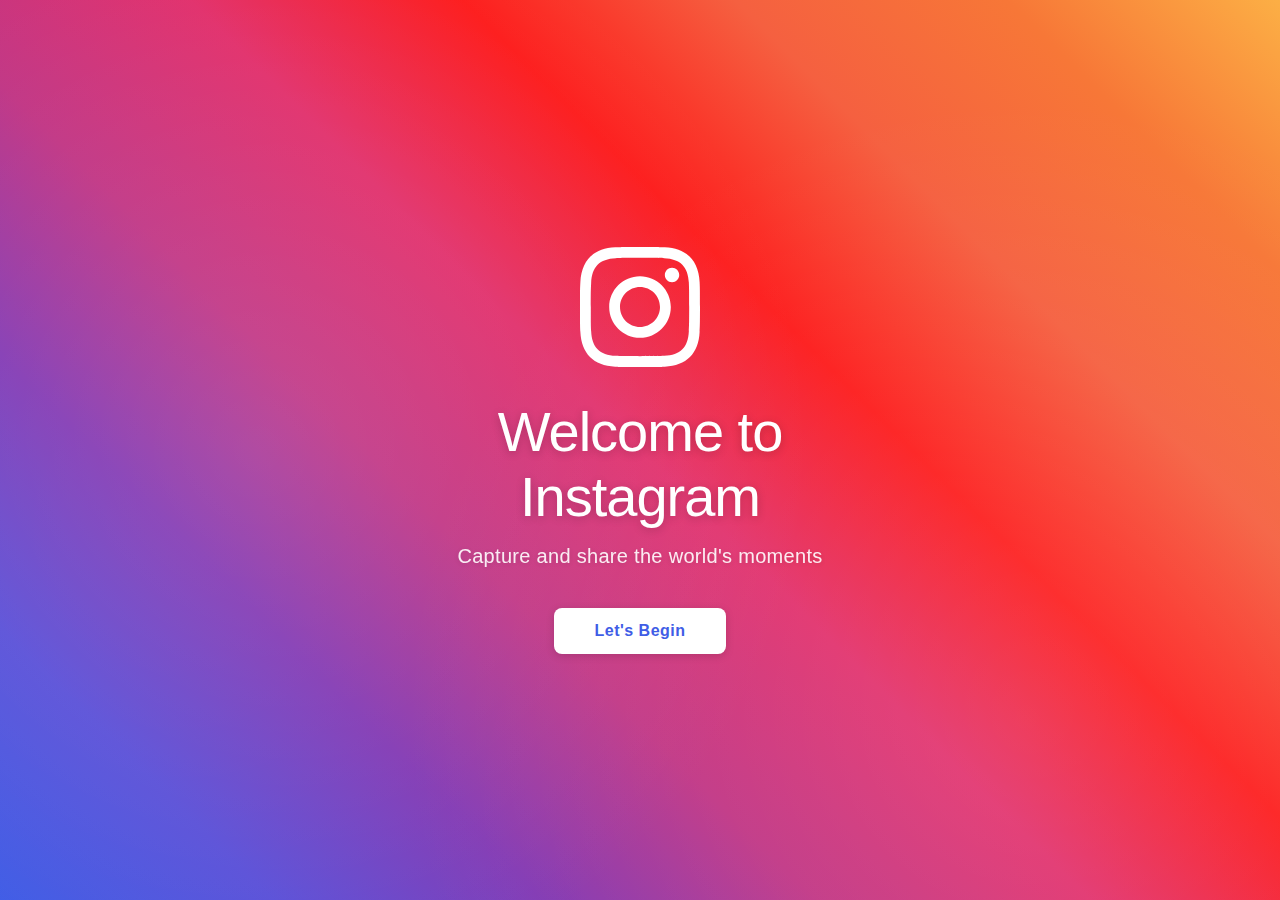
<file: Frontend/html/index.html>
<!DOCTYPE html>
<html lang="en">
<head>
    <meta charset="UTF-8">
    <meta name="viewport" content="width=device-width, initial-scale=1.0">
    <title>Welcome to Instagram</title>
    <link rel="stylesheet" href="../css/index.css">
</head>
<body>
    <div class="hero-container">
        <div class="hero-overlay"></div>
        <div class="hero-content">
            <div class="logo-container">
                <img src="../../assets/icons/instagram-logo.svg" alt="Instagram Logo" class="instagram-logo" onerror="this.style.display='none'; this.nextElementSibling.style.display='block';">
                <div class="logo-text" style="display: none;">Instagram</div>
            </div>
            <h1 class="hero-title">Welcome to Instagram</h1>
            <p class="hero-subtitle">Capture and share the world's moments</p>
            <button class="btn-begin" onclick="handleBeginClick()">Let's Begin</button>
        </div>
    </div>
    <script src="../js/index.js"></script>
</body>
</html>
</file>
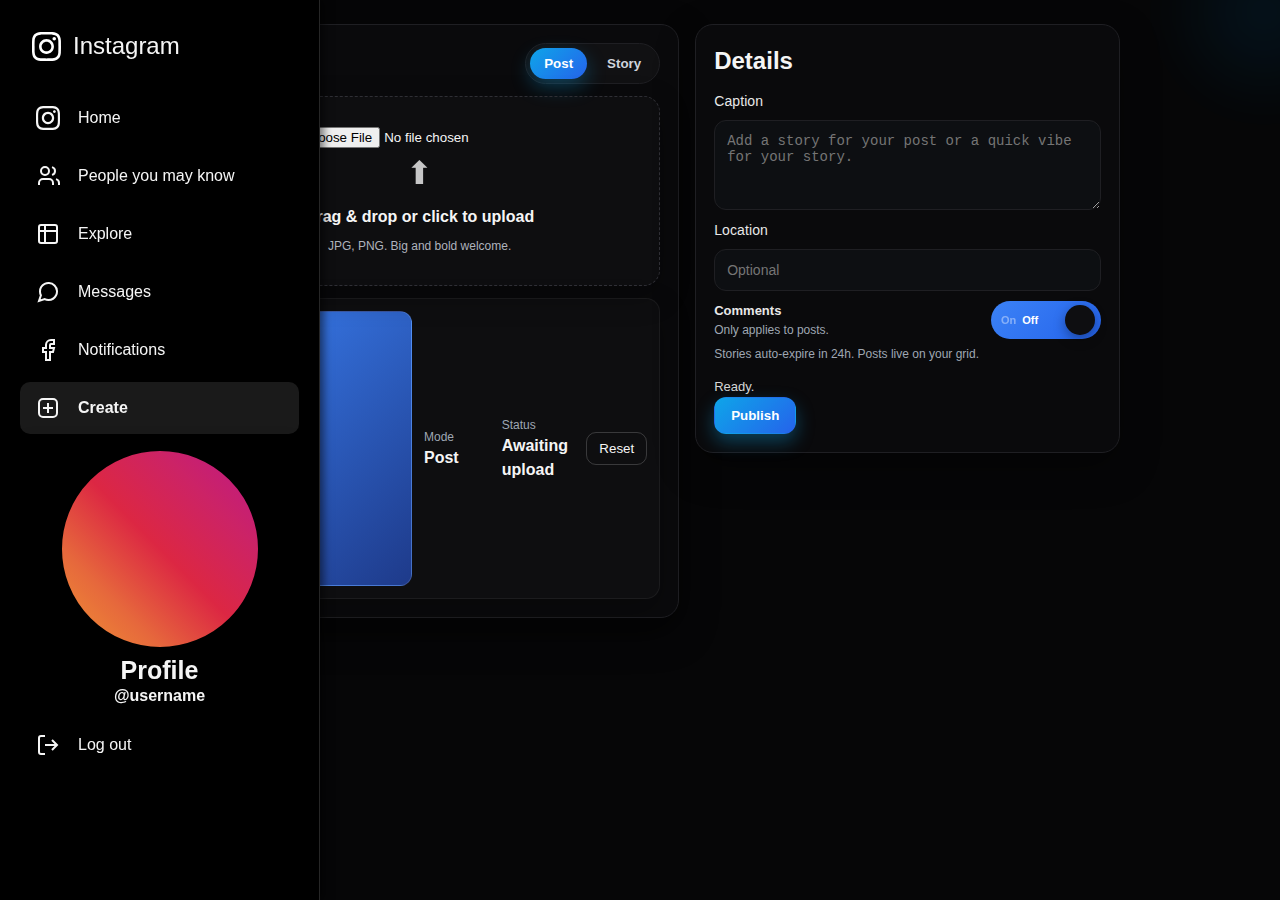
<file: Frontend/html/create.html>
<!DOCTYPE html>
<html lang="en">
<head>
    <meta charset="UTF-8">
    <meta name="viewport" content="width=device-width, initial-scale=1.0">
    <title>Create</title>
    <link rel="stylesheet" href="../css/home.css">
    <link rel="stylesheet" href="../css/create.css">
</head>
<body class="create-body">
    <!-- Left Navigation Bar -->
    <nav class="navbar-left">
        <div class="nav-left-container">
            <a href="home.html" class="logo-link">
                <img src="../../assets/icons/instagram-logo.svg" alt="Instagram" class="nav-logo">
                <span class="logo-text">Instagram</span>
            </a>
            
            <div class="nav-menu">
                <a href="home.html" class="nav-item">
                    <svg width="24" height="24" viewBox="0 0 24 24" fill="currentColor">
                        <path d="M12 2.163c3.204 0 3.584.012 4.85.07 3.252.148 4.771 1.691 4.919 4.919.058 1.265.069 1.645.069 4.849 0 3.205-.012 3.584-.069 4.849-.149 3.225-1.664 4.771-4.919 4.919-1.266.058-1.644.07-4.85.07-3.204 0-3.584-.012-4.849-.07-3.26-.149-4.771-1.699-4.919-4.92-.058-1.265-.07-1.644-.07-4.849 0-3.204.013-3.583.07-4.849.149-3.227 1.664-4.771 4.919-4.919 1.266-.057 1.645-.069 4.849-.069zm0-2.163c-3.259 0-3.667.014-4.947.072-4.358.2-6.78 2.618-6.98 6.98-.059 1.281-.073 1.689-.073 4.948 0 3.259.014 3.668.072 4.948.2 4.358 2.618 6.78 6.98 6.98 1.281.058 1.689.072 4.948.072 3.259 0 3.668-.014 4.948-.072 4.354-.2 6.782-2.618 6.979-6.98.059-1.28.073-1.689.073-4.948 0-3.259-.014-3.667-.072-4.947-.196-4.354-2.617-6.78-6.979-6.98-1.281-.059-1.69-.073-4.949-.073zm0 5.838c-3.403 0-6.162 2.759-6.162 6.162s2.759 6.163 6.162 6.163 6.162-2.759 6.162-6.163c0-3.403-2.759-6.162-6.162-6.162zm0 10.162c-2.209 0-4-1.79-4-4 0-2.209 1.791-4 4-4s4 1.791 4 4c0 2.21-1.791 4-4 4zm6.406-11.845c-.796 0-1.441.645-1.441 1.44s.645 1.44 1.441 1.44c.795 0 1.439-.645 1.439-1.44s-.644-1.44-1.439-1.44z"/>
                    </svg>
                    <span>Home</span>
                </a>
                <a href="people.html" class="nav-item">
                    <svg width="24" height="24" viewBox="0 0 24 24" fill="none" stroke="currentColor" stroke-width="2">
                        <path d="M17 21v-2a4 4 0 0 0-4-4H7a4 4 0 0 0-4 4v2"></path>
                        <circle cx="9" cy="7" r="4"></circle>
                        <path d="M23 21v-2a4 4 0 0 0-3-3.87"></path>
                        <path d="M16 3.13a4 4 0 0 1 0 7.75"></path>
                    </svg>
                    <span>People you may know</span>
                </a>
                <a href="#" class="nav-item">
                    <svg width="24" height="24" viewBox="0 0 24 24" fill="none" stroke="currentColor" stroke-width="2">
                        <rect x="3" y="3" width="18" height="18" rx="2" ry="2"></rect>
                        <line x1="9" y1="3" x2="9" y2="21"></line>
                        <line x1="3" y1="9" x2="21" y2="9"></line>
                    </svg>
                    <span>Explore</span>
                </a>
                <a href="messages.html" class="nav-item">
                    <svg width="24" height="24" viewBox="0 0 24 24" fill="none" stroke="currentColor" stroke-width="2">
                        <path d="M21 11.5a8.38 8.38 0 0 1-.9 3.8 8.5 8.5 0 0 1-7.6 4.7 8.38 8.38 0 0 1-3.8-.9L3 21l1.9-5.7a8.38 8.38 0 0 1-.9-3.8 8.5 8.5 0 0 1 4.7-7.6 8.38 8.38 0 0 1 3.8-.9h.5a8.48 8.48 0 0 1 8 8v.5z"></path>
                    </svg>
                    <span>Messages</span>
                </a>
                <a href="#" class="nav-item">
                    <svg width="24" height="24" viewBox="0 0 24 24" fill="none" stroke="currentColor" stroke-width="2">
                        <path d="M18 2h-3a5 5 0 0 0-5 5v3H7v4h3v8h4v-8h3l1-4h-4V7a1 1 0 0 1 1-1h3z"></path>
                    </svg>
                    <span>Notifications</span>
                </a>
                <a href="create.html" class="nav-item active">
                    <svg width="24" height="24" viewBox="0 0 24 24" fill="none" stroke="currentColor" stroke-width="2">
                        <rect x="3" y="3" width="18" height="18" rx="4" ry="4"></rect>
                        <line x1="12" y1="7" x2="12" y2="17"></line>
                        <line x1="7" y1="12" x2="17" y2="12"></line>
                    </svg>
                    <span>Create</span>
                </a>
                <a href="profile_me.html" class="nav-item nav-profile">
                    <div class="profile-pic-large"></div>
                    <div class="profile-text">
                        <span class="profile-label">Profile</span>
                        <span class="profile-name" id="nav-profile-name">@username</span>
                    </div>
                </a>
                <a href="#" class="nav-item" id="logout-link">
                    <svg width="24" height="24" viewBox="0 0 24 24" fill="none" stroke="currentColor" stroke-width="2">
                        <path d="M9 21H5a2 2 0 0 1-2-2V5a2 2 0 0 1 2-2h4"></path>
                        <polyline points="16 17 21 12 16 7"></polyline>
                        <line x1="21" y1="12" x2="9" y2="12"></line>
                    </svg>
                    <span>Log out</span>
                </a>
            </div>
        </div>
    </nav>

    <!-- Main Content -->
    <main class="main-content create-main">
        <div class="create-grid">
            <section class="upload-panel">
                <div class="panel-header">
                    <h2>Upload</h2>
                    <div class="pill-select">
                        <button class="pill active" data-type="post">Post</button>
                        <button class="pill" data-type="story">Story</button>
                    </div>
                </div>

                <div class="dropzone" id="dropzone">
                    <input type="file" id="file-input" accept="image/*" class="hidden-file-input">
                    <div class="dropzone-visual">
                        <div class="drop-icon">⬆</div>
                        <p>Drag & drop or click to upload</p>
                        <span class="muted">JPG, PNG. Big and bold welcome.</span>
                    </div>
                </div>

                <div class="preview-card">
                    <div class="preview-image" id="preview-image"></div>
                    <div class="preview-info">
                        <div>
                            <div class="preview-label">Mode</div>
                            <div class="preview-value" id="preview-mode">Post</div>
                        </div>
                        <div>
                            <div class="preview-label">Status</div>
                            <div class="preview-value" id="preview-status">Awaiting upload</div>
                        </div>
                        <button class="ghost-btn" id="clear-file">Reset</button>
                    </div>
                </div>
            </section>

            <section class="details-panel">
                <div class="panel-header">
                    <h2>Details</h2>
                </div>
                <label class="edit-label">Caption
                    <textarea id="create-caption" rows="4" placeholder="Add a story for your post or a quick vibe for your story."></textarea>
                </label>
                <label class="edit-label">Location
                    <input type="text" id="create-location" placeholder="Optional">
                </label>

                <div class="edit-toggle-row">
                    <div>
                        <div class="toggle-title">Comments</div>
                        <div class="toggle-sub">Only applies to posts.</div>
                    </div>
                    <label class="toggle">
                        <input type="checkbox" id="create-allow-comments" checked>
                        <span class="slider">
                            <span class="slider-text public">On</span>
                            <span class="slider-text private">Off</span>
                        </span>
                    </label>
                </div>

                <div class="hint">Stories auto-expire in 24h. Posts live on your grid.</div>

                <div class="edit-actions spaced">
                    <div class="status" id="create-status">Ready.</div>
                    <button id="create-submit" class="edit-btn primary">Publish</button>
                </div>
            </section>
        </div>
    </main>

    <script src="../js/create.js"></script>
</body>
</html>
</file>
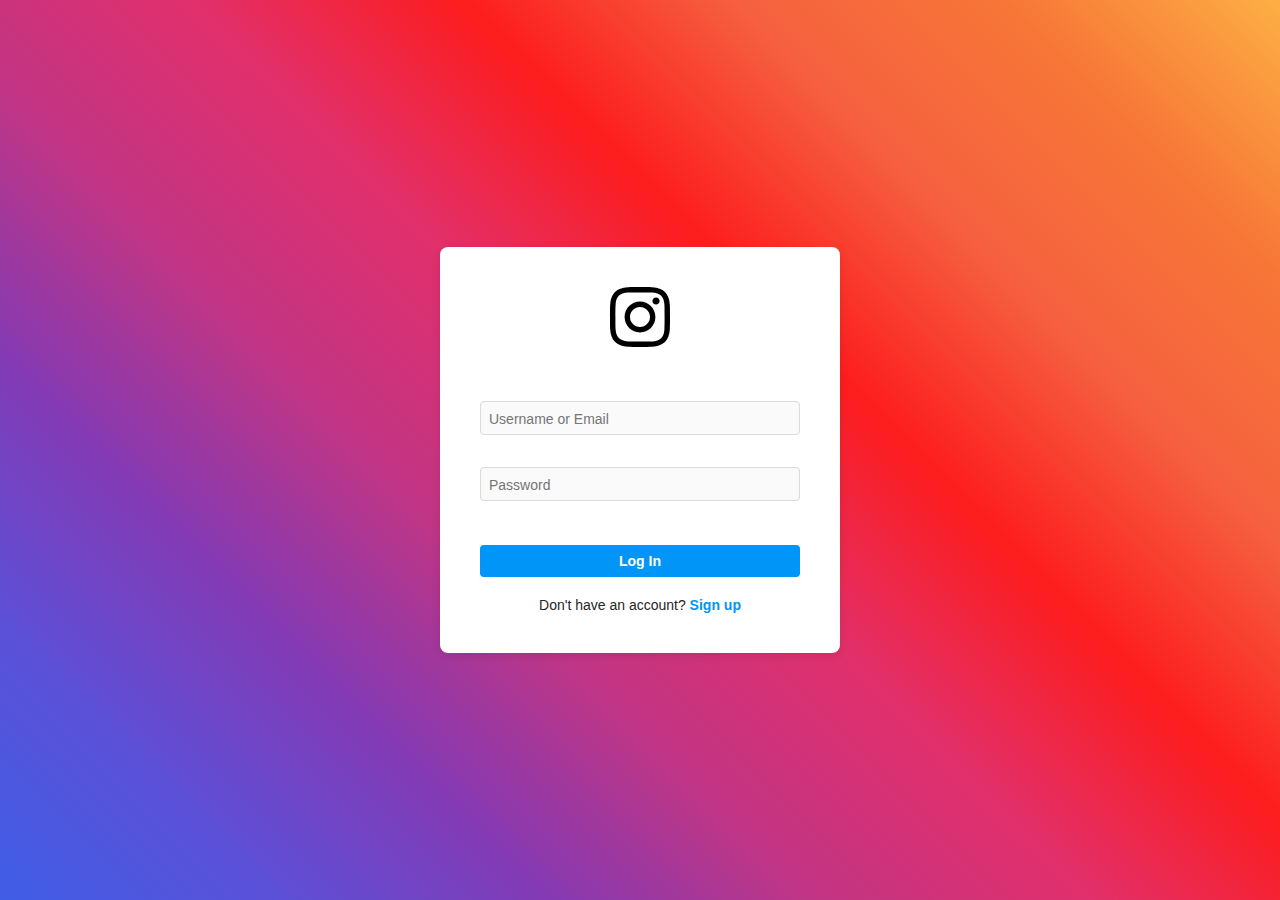
<file: Frontend/html/home.html>
<!DOCTYPE html>
<html lang="en">
<head>
    <meta charset="UTF-8">
    <meta name="viewport" content="width=device-width, initial-scale=1.0">
    <title>Instagram</title>
    <link rel="stylesheet" href="../css/home.css">
</head>
<body>
    <!-- Left Navigation Bar -->
    <nav class="navbar-left">
        <div class="nav-left-container">
            <a href="home.html" class="logo-link">
                <img src="../../assets/icons/instagram-logo.svg" alt="Instagram" class="nav-logo">
                <span class="logo-text">Instagram</span>
            </a>
            
            <div class="nav-menu">
                <a href="home.html" class="nav-item active">
                    <svg width="24" height="24" viewBox="0 0 24 24" fill="currentColor">
                        <path d="M12 2.163c3.204 0 3.584.012 4.85.07 3.252.148 4.771 1.691 4.919 4.919.058 1.265.069 1.645.069 4.849 0 3.205-.012 3.584-.069 4.849-.149 3.225-1.664 4.771-4.919 4.919-1.266.058-1.644.07-4.85.07-3.204 0-3.584-.012-4.849-.07-3.26-.149-4.771-1.699-4.919-4.92-.058-1.265-.07-1.644-.07-4.849 0-3.204.013-3.583.07-4.849.149-3.227 1.664-4.771 4.919-4.919 1.266-.057 1.645-.069 4.849-.069zm0-2.163c-3.259 0-3.667.014-4.947.072-4.358.2-6.78 2.618-6.98 6.98-.059 1.281-.073 1.689-.073 4.948 0 3.259.014 3.668.072 4.948.2 4.358 2.618 6.78 6.98 6.98 1.281.058 1.689.072 4.948.072 3.259 0 3.668-.014 4.948-.072 4.354-.2 6.782-2.618 6.979-6.98.059-1.28.073-1.689.073-4.948 0-3.259-.014-3.667-.072-4.947-.196-4.354-2.617-6.78-6.979-6.98-1.281-.059-1.69-.073-4.949-.073zm0 5.838c-3.403 0-6.162 2.759-6.162 6.162s2.759 6.163 6.162 6.163 6.162-2.759 6.162-6.163c0-3.403-2.759-6.162-6.162-6.162zm0 10.162c-2.209 0-4-1.79-4-4 0-2.209 1.791-4 4-4s4 1.791 4 4c0 2.21-1.791 4-4 4zm6.406-11.845c-.796 0-1.441.645-1.441 1.44s.645 1.44 1.441 1.44c.795 0 1.439-.645 1.439-1.44s-.644-1.44-1.439-1.44z"/>
                    </svg>
                    <span>Home</span>
                </a>
                <a href="people.html" class="nav-item">
                    <svg width="24" height="24" viewBox="0 0 24 24" fill="none" stroke="currentColor" stroke-width="2">
                        <path d="M17 21v-2a4 4 0 0 0-4-4H7a4 4 0 0 0-4 4v2"></path>
                        <circle cx="9" cy="7" r="4"></circle>
                        <path d="M23 21v-2a4 4 0 0 0-3-3.87"></path>
                        <path d="M16 3.13a4 4 0 0 1 0 7.75"></path>
                    </svg>
                    <span>People you may know</span>
                </a>
                <a href="#" class="nav-item">
                    <svg width="24" height="24" viewBox="0 0 24 24" fill="none" stroke="currentColor" stroke-width="2">
                        <rect x="3" y="3" width="18" height="18" rx="2" ry="2"></rect>
                        <line x1="9" y1="3" x2="9" y2="21"></line>
                        <line x1="3" y1="9" x2="21" y2="9"></line>
                    </svg>
                    <span>Explore</span>
                </a>
                <a href="messages.html" class="nav-item">
                    <svg width="24" height="24" viewBox="0 0 24 24" fill="none" stroke="currentColor" stroke-width="2">
                        <path d="M21 11.5a8.38 8.38 0 0 1-.9 3.8 8.5 8.5 0 0 1-7.6 4.7 8.38 8.38 0 0 1-3.8-.9L3 21l1.9-5.7a8.38 8.38 0 0 1-.9-3.8 8.5 8.5 0 0 1 4.7-7.6 8.38 8.38 0 0 1 3.8-.9h.5a8.48 8.48 0 0 1 8 8v.5z"></path>
                    </svg>
                    <span>Messages</span>
                </a>
                <a href="#" class="nav-item">
                    <svg width="24" height="24" viewBox="0 0 24 24" fill="none" stroke="currentColor" stroke-width="2">
                        <path d="M18 2h-3a5 5 0 0 0-5 5v3H7v4h3v8h4v-8h3l1-4h-4V7a1 1 0 0 1 1-1h3z"></path>
                    </svg>
                    <span>Notifications</span>
                </a>
                <a href="create.html" class="nav-item">
                    <svg width="24" height="24" viewBox="0 0 24 24" fill="none" stroke="currentColor" stroke-width="2">
                        <rect x="3" y="3" width="18" height="18" rx="4" ry="4"></rect>
                        <line x1="12" y1="7" x2="12" y2="17"></line>
                        <line x1="7" y1="12" x2="17" y2="12"></line>
                    </svg>
                    <span>Create</span>
                </a>
                <a href="profile_me.html" class="nav-item nav-profile">
                    <div class="profile-pic-large"></div>
                    <div class="profile-text">
                        <span class="profile-label">Profile</span>
                        <span class="profile-name" id="nav-profile-name">@username</span>
                    </div>
                </a>
                <a href="#" class="nav-item" id="logout-link">
                    <svg width="24" height="24" viewBox="0 0 24 24" fill="none" stroke="currentColor" stroke-width="2">
                        <path d="M9 21H5a2 2 0 0 1-2-2V5a2 2 0 0 1 2-2h4"></path>
                        <polyline points="16 17 21 12 16 7"></polyline>
                        <line x1="21" y1="12" x2="9" y2="12"></line>
                    </svg>
                    <span>Log out</span>
                </a>
            </div>
        </div>
    </nav>

    <!-- Main Content -->
    <main class="main-content">
        <div class="content-container">
            <!-- Feed Section -->
            <div class="feed-section">
                <!-- Stories Section -->
                <div class="stories-container" style="display: none;">
                    <div class="stories-scroll">
                        <div class="story-item">
                            <div class="story-avatar your-story">
                                <div class="story-pic"></div>
                                <span class="story-add">+</span>
                            </div>
                            <span class="story-username">Your Story</span>
                        </div>
                        <div class="story-item">
                            <div class="story-avatar">
                                <div class="story-pic"></div>
                            </div>
                            <span class="story-username">username1</span>
                        </div>
                        <div class="story-item">
                            <div class="story-avatar">
                                <div class="story-pic"></div>
                            </div>
                            <span class="story-username">username2</span>
                        </div>
                        <div class="story-item">
                            <div class="story-avatar">
                                <div class="story-pic"></div>
                            </div>
                            <span class="story-username">username3</span>
                        </div>
                        <div class="story-item">
                            <div class="story-avatar">
                                <div class="story-pic"></div>
                            </div>
                            <span class="story-username">username4</span>
                        </div>
                    </div>
                </div>

                <!-- Posts Feed -->
                <div class="posts-container">
                    <!-- Posts will be loaded here dynamically -->
                </div>
            </div>

            <!-- Bottom Sidebar -->
            <aside class="sidebar-bottom">
                <div class="sidebar-bottom-content">
                    <!-- Stories Section -->
                    <div class="stories-bottom-container">
                        <div class="stories-bottom-scroll">
                            <!-- Stories will be loaded here dynamically -->
                        </div>
                    </div>
                </div>
            </aside>
        </div>
    </main>

    <!-- Story Viewer Overlay -->
    <div id="story-overlay" class="story-overlay hidden">
        <div class="story-overlay-content">
            <button class="story-nav prev" id="story-prev">‹</button>
            <div class="story-frame">
                <div class="story-progress">
                    <div class="story-progress-bar" id="story-progress-bar"></div>
                </div>
                <div class="story-topbar">
                    <div class="story-viewer-avatar" id="story-avatar"></div>
                    <div class="story-viewer-username" id="story-username"></div>
                    <button class="story-close" id="story-close">✕</button>
                </div>
                <div class="story-image-wrapper">
                    <img id="story-image" alt="Story">
                </div>
            </div>
            <button class="story-nav next" id="story-next">›</button>
        </div>
    </div>

    <script src="../js/home.js"></script>
</body>
</html>
</file>
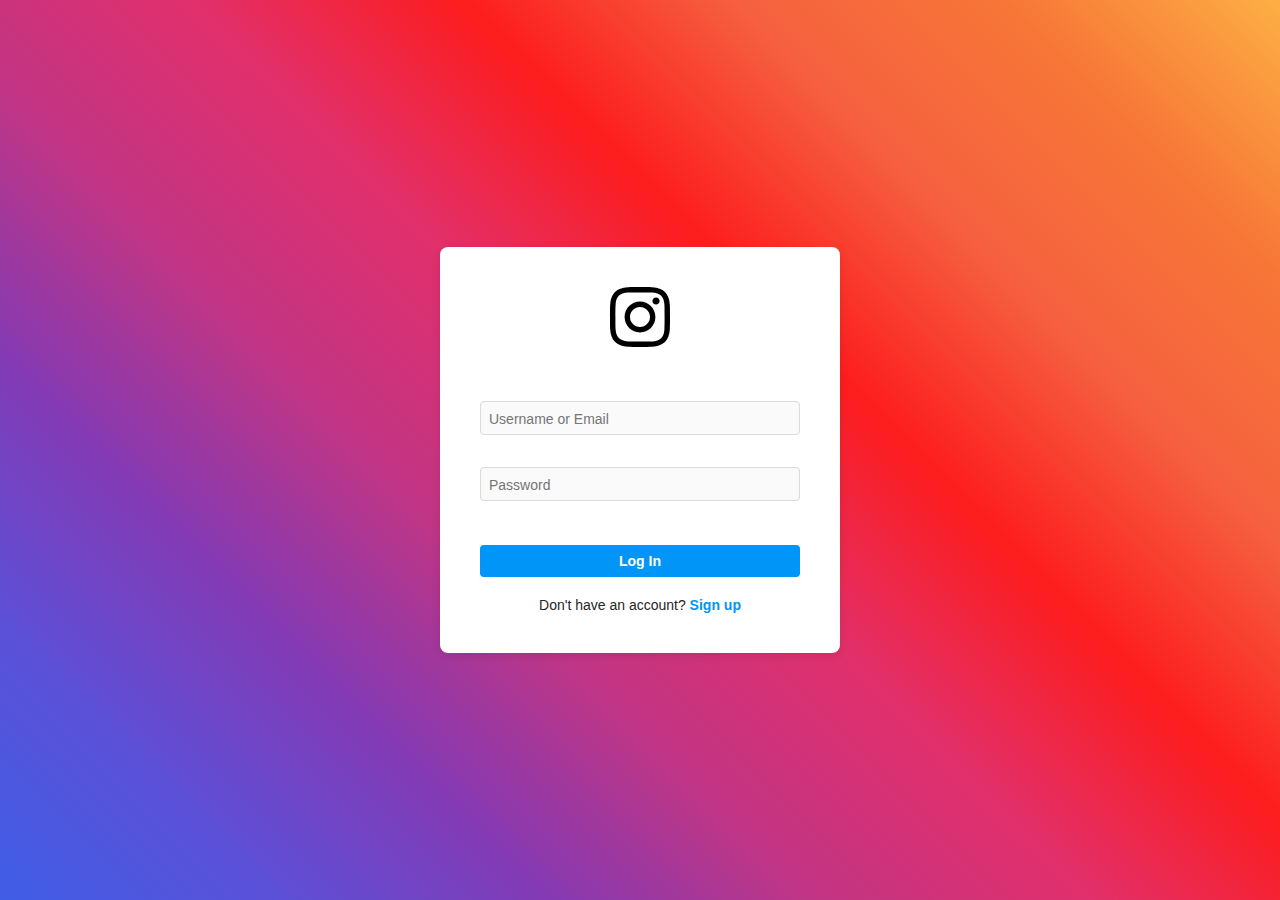
<file: Frontend/html/login.html>
<!DOCTYPE html>
<html lang="en">
<head>
    <meta charset="UTF-8">
    <meta name="viewport" content="width=device-width, initial-scale=1.0">
    <title>Log In - Instagram</title>
    <link rel="stylesheet" href="../css/auth.css">
</head>
<body>
    <div class="auth-container">
        <div class="auth-box">
            <div class="logo-section">
                <img src="../../assets/icons/instagram-logo.svg" alt="Instagram" class="auth-logo" onerror="this.style.display='none'; this.nextElementSibling.style.display='block';">
                <div class="logo-text" style="display: none;">Instagram</div>
            </div>
            
            <form id="loginForm" class="auth-form" onsubmit="return false;">
                <div class="form-group">
                    <input 
                        type="text" 
                        id="username" 
                        name="username" 
                        placeholder="Username or Email" 
                        required
                        autocomplete="username"
                    >
                    <span class="error-message" id="usernameError"></span>
                </div>
                
                <div class="form-group">
                    <input 
                        type="password" 
                        id="password" 
                        name="password" 
                        placeholder="Password" 
                        required
                        autocomplete="current-password"
                    >
                    <span class="error-message" id="passwordError"></span>
                </div>
                
                <button type="submit" class="auth-button" id="submitBtn">Log In</button>
                
                <div class="form-message" id="formMessage"></div>
            </form>
            
            <div class="auth-footer">
                <p>Don't have an account? <a href="signup.html">Sign up</a></p>
            </div>
        </div>
    </div>
    
    <script src="../js/auth.js"></script>
</body>
</html>
</file>
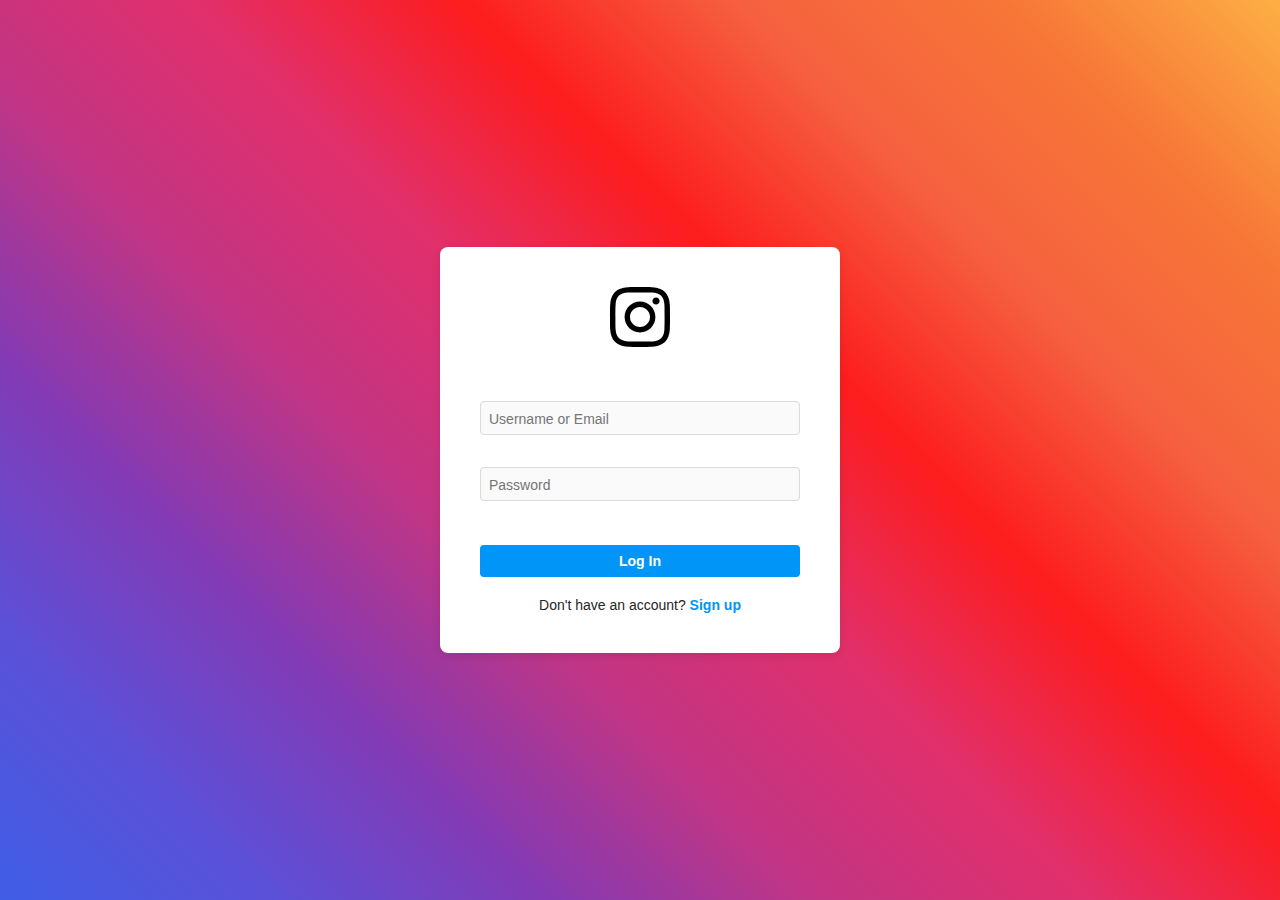
<file: Frontend/html/messages.html>
<!DOCTYPE html>
<html lang="en">
<head>
    <meta charset="UTF-8">
    <meta name="viewport" content="width=device-width, initial-scale=1.0">
    <title>Messages</title>
    <link rel="stylesheet" href="../css/home.css">
    <link rel="stylesheet" href="../css/messages.css">
</head>
<body class="messages-body">
    <!-- Left Navigation Bar -->
    <nav class="navbar-left">
        <div class="nav-left-container">
            <a href="home.html" class="logo-link">
                <img src="../../assets/icons/instagram-logo.svg" alt="Instagram" class="nav-logo">
                <span class="logo-text">Instagram</span>
            </a>
            
            <div class="nav-menu">
                <a href="home.html" class="nav-item">
                    <svg width="24" height="24" viewBox="0 0 24 24" fill="currentColor">
                        <path d="M12 2.163c3.204 0 3.584.012 4.85.07 3.252.148 4.771 1.691 4.919 4.919.058 1.265.069 1.645.069 4.849 0 3.205-.012 3.584-.069 4.849-.149 3.225-1.664 4.771-4.919 4.919-1.266.058-1.644.07-4.85.07-3.204 0-3.584-.012-4.849-.07-3.26-.149-4.771-1.699-4.919-4.92-.058-1.265-.07-1.644-.07-4.849 0-3.204.013-3.583.07-4.849.149-3.227 1.664-4.771 4.919-4.919 1.266-.057 1.645-.069 4.849-.069zm0-2.163c-3.259 0-3.667.014-4.947.072-4.358.2-6.78 2.618-6.98 6.98-.059 1.281-.073 1.689-.073 4.948 0 3.259.014 3.668.072 4.948.2 4.358 2.618 6.78 6.98 6.98 1.281.058 1.689.072 4.948.072 3.259 0 3.668-.014 4.948-.072 4.354-.2 6.782-2.618 6.979-6.98.059-1.28.073-1.689.073-4.948 0-3.259-.014-3.667-.072-4.947-.196-4.354-2.617-6.78-6.979-6.98-1.281-.059-1.69-.073-4.949-.073zm0 5.838c-3.403 0-6.162 2.759-6.162 6.162s2.759 6.163 6.162 6.163 6.162-2.759 6.162-6.163c0-3.403-2.759-6.162-6.162-6.162zm0 10.162c-2.209 0-4-1.79-4-4 0-2.209 1.791-4 4-4s4 1.791 4 4c0 2.21-1.791 4-4 4zm6.406-11.845c-.796 0-1.441.645-1.441 1.44s.645 1.44 1.441 1.44c.795 0 1.439-.645 1.439-1.44s-.644-1.44-1.439-1.44z"/>
                    </svg>
                    <span>Home</span>
                </a>
                <a href="people.html" class="nav-item">
                    <svg width="24" height="24" viewBox="0 0 24 24" fill="none" stroke="currentColor" stroke-width="2">
                        <path d="M17 21v-2a4 4 0 0 0-4-4H7a4 4 0 0 0-4 4v2"></path>
                        <circle cx="9" cy="7" r="4"></circle>
                        <path d="M23 21v-2a4 4 0 0 0-3-3.87"></path>
                        <path d="M16 3.13a4 4 0 0 1 0 7.75"></path>
                    </svg>
                    <span>People you may know</span>
                </a>
                <a href="#" class="nav-item">
                    <svg width="24" height="24" viewBox="0 0 24 24" fill="none" stroke="currentColor" stroke-width="2">
                        <rect x="3" y="3" width="18" height="18" rx="2" ry="2"></rect>
                        <line x1="9" y1="3" x2="9" y2="21"></line>
                        <line x1="3" y1="9" x2="21" y2="9"></line>
                    </svg>
                    <span>Explore</span>
                </a>
                <a href="messages.html" class="nav-item active">
                    <svg width="24" height="24" viewBox="0 0 24 24" fill="none" stroke="currentColor" stroke-width="2">
                        <path d="M21 11.5a8.38 8.38 0 0 1-.9 3.8 8.5 8.5 0 0 1-7.6 4.7 8.38 8.38 0 0 1-3.8-.9L3 21l1.9-5.7a8.38 8.38 0 0 1-.9-3.8 8.5 8.5 0 0 1 4.7-7.6 8.38 8.38 0 0 1 3.8-.9h.5a8.48 8.48 0 0 1 8 8v.5z"></path>
                    </svg>
                    <span>Messages</span>
                </a>
                <a href="#" class="nav-item">
                    <svg width="24" height="24" viewBox="0 0 24 24" fill="none" stroke="currentColor" stroke-width="2">
                        <path d="M18 2h-3a5 5 0 0 0-5 5v3H7v4h3v8h4v-8h3l1-4h-4V7a1 1 0 0 1 1-1h3z"></path>
                    </svg>
                    <span>Notifications</span>
                </a>
                <a href="create.html" class="nav-item">
                    <svg width="24" height="24" viewBox="0 0 24 24" fill="none" stroke="currentColor" stroke-width="2">
                        <rect x="3" y="3" width="18" height="18" rx="4" ry="4"></rect>
                        <line x1="12" y1="7" x2="12" y2="17"></line>
                        <line x1="7" y1="12" x2="17" y2="12"></line>
                    </svg>
                    <span>Create</span>
                </a>
                <a href="profile_me.html" class="nav-item nav-profile">
                    <div class="profile-pic-large"></div>
                    <div class="profile-text">
                        <span class="profile-label">Profile</span>
                        <span class="profile-name" id="nav-profile-name">@username</span>
                    </div>
                </a>
                <a href="#" class="nav-item" id="logout-link">
                    <svg width="24" height="24" viewBox="0 0 24 24" fill="none" stroke="currentColor" stroke-width="2">
                        <path d="M9 21H5a2 2 0 0 1-2-2V5a2 2 0 0 1 2-2h4"></path>
                        <polyline points="16 17 21 12 16 7"></polyline>
                        <line x1="21" y1="12" x2="9" y2="12"></line>
                    </svg>
                    <span>Log out</span>
                </a>
            </div>
        </div>
    </nav>

    <!-- Main Content -->
    <main class="main-content messages-main">
        <div class="messages-shell">
            <aside class="threads-panel">
                <div class="threads-header">
                    <div>
                        <h1>Messages</h1>
                        <p>Chats with people you follow.</p>
                    </div>
                    <button class="icon-btn" id="start-chat-btn" aria-label="Start message">+</button>
                </div>
                <div id="conversation-list" class="conversation-list">
                    <!-- Conversations injected by JS -->
                </div>
            </aside>

            <section class="chat-panel">
                <div id="chat-empty" class="chat-empty">
                    <div class="chat-empty-icon">💬</div>
                    <h2>Your messages</h2>
                    <p>Select a conversation or start a new one.</p>
                    <button class="primary-btn" id="chat-empty-start">New message</button>
                </div>

                <div id="chat-area" class="chat-area hidden">
                    <div class="chat-header">
                        <div class="chat-user">
                            <div class="chat-avatar" id="chat-avatar"></div>
                            <div class="chat-user-meta">
                                <div class="chat-username" id="chat-username">@username</div>
                                <div class="chat-fullname" id="chat-fullname"></div>
                            </div>
                        </div>
                    </div>

                    <div class="chat-messages" id="chat-messages">
                        <!-- Messages rendered here -->
                    </div>

                    <form class="chat-input" id="chat-form">
                        <input type="text" id="chat-text" autocomplete="off" placeholder="Message..." aria-label="Message">
                        <button type="submit" class="primary-btn small">Send</button>
                    </form>
                </div>
            </section>
        </div>
    </main>

    <!-- Start conversation modal -->
    <div class="start-modal hidden" id="start-modal">
        <div class="start-modal-content">
            <div class="start-modal-header">
                <h3>New message</h3>
                <button class="icon-btn" id="start-close" aria-label="Close">✕</button>
            </div>
            <div class="start-modal-body">
                <div class="start-search">
                    <input type="text" id="start-search" placeholder="Search people you follow">
                </div>
                <div id="start-list" class="start-list">
                    <!-- Following list populated by JS -->
                </div>
            </div>
        </div>
    </div>

    <script src="../js/messages.js"></script>
</body>
</html>
</file>
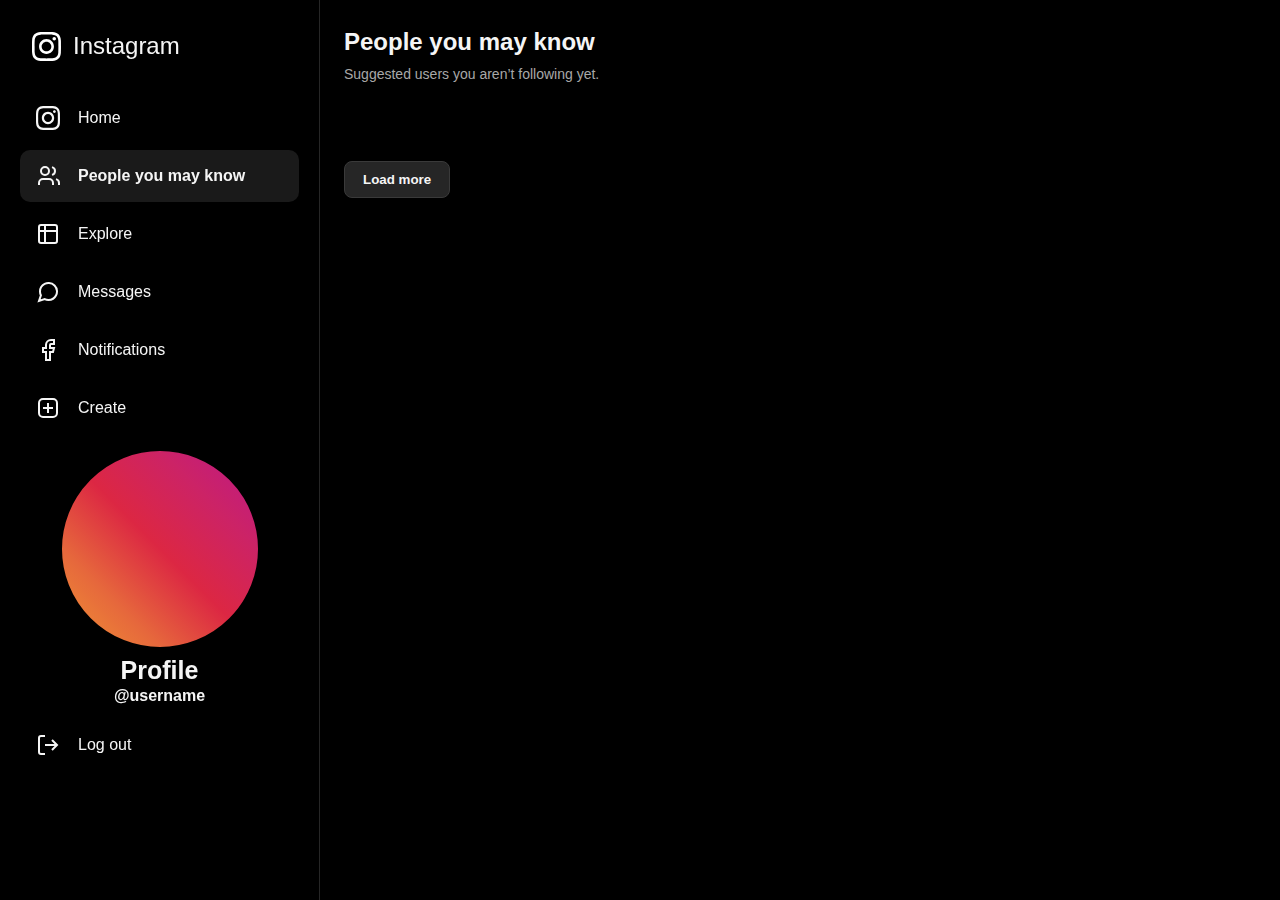
<file: Frontend/html/people.html>
<!DOCTYPE html>
<html lang="en">
<head>
    <meta charset="UTF-8">
    <meta name="viewport" content="width=device-width, initial-scale=1.0">
    <title>People You May Know</title>
    <link rel="stylesheet" href="../css/home.css">
</head>
<body class="people-body">
    <!-- Left Navigation Bar -->
    <nav class="navbar-left">
        <div class="nav-left-container">
            <a href="home.html" class="logo-link">
                <img src="../../assets/icons/instagram-logo.svg" alt="Instagram" class="nav-logo">
                <span class="logo-text">Instagram</span>
            </a>
            
            <div class="nav-menu">
                <a href="home.html" class="nav-item">
                    <svg width="24" height="24" viewBox="0 0 24 24" fill="currentColor">
                        <path d="M12 2.163c3.204 0 3.584.012 4.85.07 3.252.148 4.771 1.691 4.919 4.919.058 1.265.069 1.645.069 4.849 0 3.205-.012 3.584-.069 4.849-.149 3.225-1.664 4.771-4.919 4.919-1.266.058-1.644.07-4.85.07-3.204 0-3.584-.012-4.849-.07-3.26-.149-4.771-1.699-4.919-4.92-.058-1.265-.07-1.644-.07-4.849 0-3.204.013-3.583.07-4.849.149-3.227 1.664-4.771 4.919-4.919 1.266-.057 1.645-.069 4.849-.069zm0-2.163c-3.259 0-3.667.014-4.947.072-4.358.2-6.78 2.618-6.98 6.98-.059 1.281-.073 1.689-.073 4.948 0 3.259.014 3.668.072 4.948.2 4.358 2.618 6.78 6.98 6.98 1.281.058 1.689.072 4.948.072 3.259 0 3.668-.014 4.948-.072 4.354-.2 6.782-2.618 6.979-6.98.059-1.28.073-1.689.073-4.948 0-3.259-.014-3.667-.072-4.947-.196-4.354-2.617-6.78-6.979-6.98-1.281-.059-1.69-.073-4.949-.073zm0 5.838c-3.403 0-6.162 2.759-6.162 6.162s2.759 6.163 6.162 6.163 6.162-2.759 6.162-6.163c0-3.403-2.759-6.162-6.162-6.162zm0 10.162c-2.209 0-4-1.79-4-4 0-2.209 1.791-4 4-4s4 1.791 4 4c0 2.21-1.791 4-4 4zm6.406-11.845c-.796 0-1.441.645-1.441 1.44s.645 1.44 1.441 1.44c.795 0 1.439-.645 1.439-1.44s-.644-1.44-1.439-1.44z"/>
                    </svg>
                    <span>Home</span>
                </a>
                <a href="people.html" class="nav-item active">
                    <svg width="24" height="24" viewBox="0 0 24 24" fill="none" stroke="currentColor" stroke-width="2">
                        <path d="M17 21v-2a4 4 0 0 0-4-4H7a4 4 0 0 0-4 4v2"></path>
                        <circle cx="9" cy="7" r="4"></circle>
                        <path d="M23 21v-2a4 4 0 0 0-3-3.87"></path>
                        <path d="M16 3.13a4 4 0 0 1 0 7.75"></path>
                    </svg>
                    <span>People you may know</span>
                </a>
                <a href="#" class="nav-item">
                    <svg width="24" height="24" viewBox="0 0 24 24" fill="none" stroke="currentColor" stroke-width="2">
                        <rect x="3" y="3" width="18" height="18" rx="2" ry="2"></rect>
                        <line x1="9" y1="3" x2="9" y2="21"></line>
                        <line x1="3" y1="9" x2="21" y2="9"></line>
                    </svg>
                    <span>Explore</span>
                </a>
                <a href="messages.html" class="nav-item">
                    <svg width="24" height="24" viewBox="0 0 24 24" fill="none" stroke="currentColor" stroke-width="2">
                        <path d="M21 11.5a8.38 8.38 0 0 1-.9 3.8 8.5 8.5 0 0 1-7.6 4.7 8.38 8.38 0 0 1-3.8-.9L3 21l1.9-5.7a8.38 8.38 0 0 1-.9-3.8 8.5 8.5 0 0 1 4.7-7.6 8.38 8.38 0 0 1 3.8-.9h.5a8.48 8.48 0 0 1 8 8v.5z"></path>
                    </svg>
                    <span>Messages</span>
                </a>
                <a href="#" class="nav-item">
                    <svg width="24" height="24" viewBox="0 0 24 24" fill="none" stroke="currentColor" stroke-width="2">
                        <path d="M18 2h-3a5 5 0 0 0-5 5v3H7v4h3v8h4v-8h3l1-4h-4V7a1 1 0 0 1 1-1h3z"></path>
                    </svg>
                    <span>Notifications</span>
                </a>
                <a href="create.html" class="nav-item">
                    <svg width="24" height="24" viewBox="0 0 24 24" fill="none" stroke="currentColor" stroke-width="2">
                        <rect x="3" y="3" width="18" height="18" rx="4" ry="4"></rect>
                        <line x1="12" y1="7" x2="12" y2="17"></line>
                        <line x1="7" y1="12" x2="17" y2="12"></line>
                    </svg>
                    <span>Create</span>
                </a>
                <a href="profile_me.html" class="nav-item nav-profile">
                    <div class="profile-pic-large"></div>
                    <div class="profile-text">
                        <span class="profile-label">Profile</span>
                        <span class="profile-name" id="nav-profile-name">@username</span>
                    </div>
                </a>
                <a href="#" class="nav-item" id="logout-link">
                    <svg width="24" height="24" viewBox="0 0 24 24" fill="none" stroke="currentColor" stroke-width="2">
                        <path d="M9 21H5a2 2 0 0 1-2-2V5a2 2 0 0 1 2-2h4"></path>
                        <polyline points="16 17 21 12 16 7"></polyline>
                        <line x1="21" y1="12" x2="9" y2="12"></line>
                    </svg>
                    <span>Log out</span>
                </a>
            </div>
        </div>
    </nav>

    <!-- Main Content -->
    <main class="main-content people-page">
        <div class="content-container people-container">
            <div class="people-header">
                <h1>People you may know</h1>
                <p>Suggested users you aren’t following yet.</p>
            </div>
            <div class="people-grid" id="people-grid">
                <!-- Cards injected by JS -->
            </div>
            <div class="people-actions">
                <button id="people-load-more" class="people-button">Load more</button>
            </div>
        </div>
    </main>

    <script src="../js/people.js"></script>
</body>
</html>
</file>
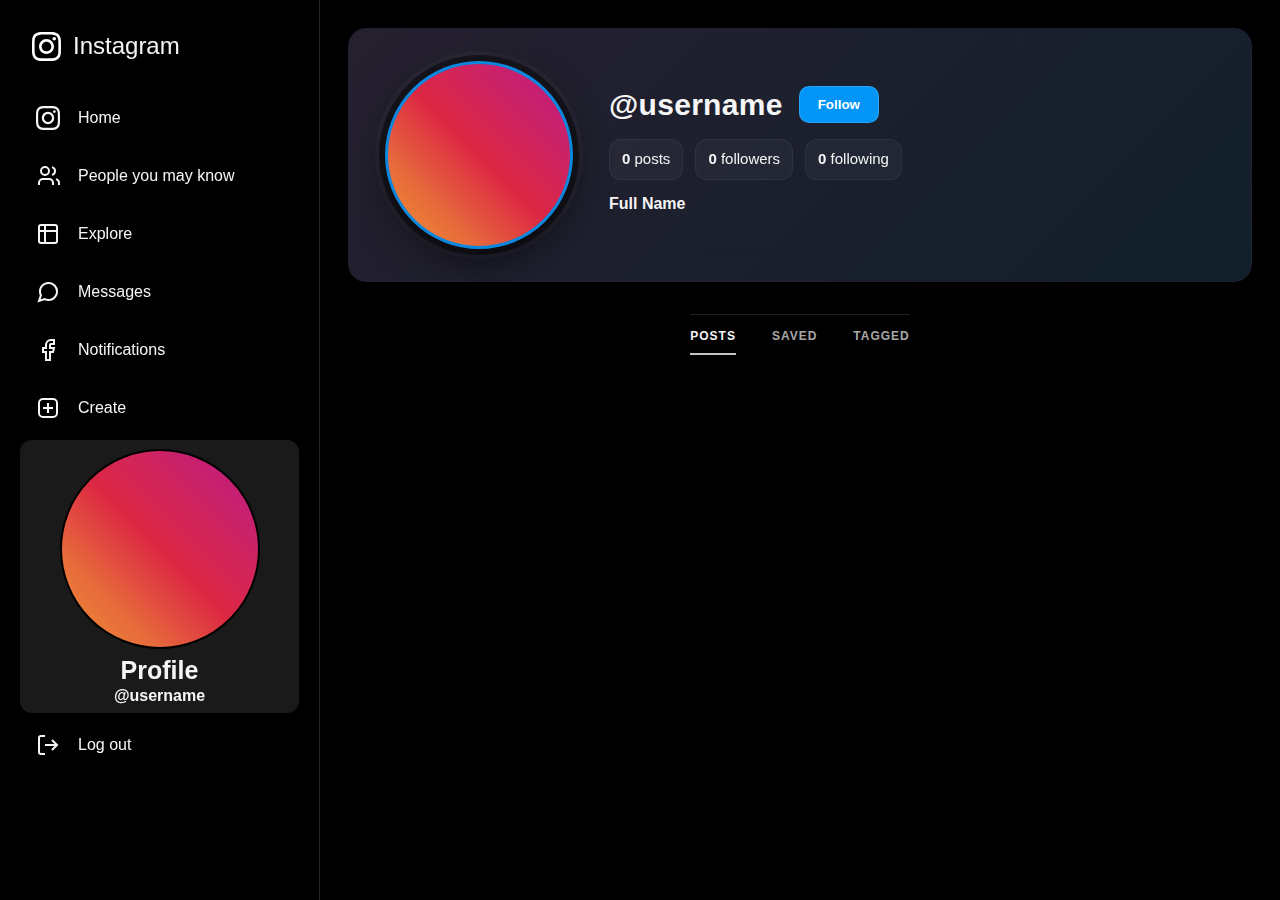
<file: Frontend/html/profile.html>
<!DOCTYPE html>
<html lang="en">
<head>
    <meta charset="UTF-8">
    <meta name="viewport" content="width=device-width, initial-scale=1.0">
    <title>Profile</title>
    <link rel="stylesheet" href="../css/home.css">
    <link rel="stylesheet" href="../css/profile.css">
</head>
<body class="profile-body">
    <!-- Left Navigation Bar -->
    <nav class="navbar-left">
        <div class="nav-left-container">
            <a href="home.html" class="logo-link">
                <img src="../../assets/icons/instagram-logo.svg" alt="Instagram" class="nav-logo">
                <span class="logo-text">Instagram</span>
            </a>
            
            <div class="nav-menu">
                <a href="home.html" class="nav-item">
                    <svg width="24" height="24" viewBox="0 0 24 24" fill="currentColor">
                        <path d="M12 2.163c3.204 0 3.584.012 4.85.07 3.252.148 4.771 1.691 4.919 4.919.058 1.265.069 1.645.069 4.849 0 3.205-.012 3.584-.069 4.849-.149 3.225-1.664 4.771-4.919 4.919-1.266.058-1.644.07-4.85.07-3.204 0-3.584-.012-4.849-.07-3.26-.149-4.771-1.699-4.919-4.92-.058-1.265-.07-1.644-.07-4.849 0-3.204.013-3.583.07-4.849.149-3.227 1.664-4.771 4.919-4.919 1.266-.057 1.645-.069 4.849-.069zm0-2.163c-3.259 0-3.667.014-4.947.072-4.358.2-6.78 2.618-6.98 6.98-.059 1.281-.073 1.689-.073 4.948 0 3.259.014 3.668.072 4.948.2 4.358 2.618 6.78 6.98 6.98 1.281.058 1.689.072 4.948.072 3.259 0 3.668-.014 4.948-.072 4.354-.2 6.782-2.618 6.979-6.98.059-1.28.073-1.689.073-4.948 0-3.259-.014-3.667-.072-4.947-.196-4.354-2.617-6.78-6.979-6.98-1.281-.059-1.69-.073-4.949-.073zm0 5.838c-3.403 0-6.162 2.759-6.162 6.162s2.759 6.163 6.162 6.163 6.162-2.759 6.162-6.163c0-3.403-2.759-6.162-6.162-6.162zm0 10.162c-2.209 0-4-1.79-4-4 0-2.209 1.791-4 4-4s4 1.791 4 4c0 2.21-1.791 4-4 4zm6.406-11.845c-.796 0-1.441.645-1.441 1.44s.645 1.44 1.441 1.44c.795 0 1.439-.645 1.439-1.44s-.644-1.44-1.439-1.44z"/>
                    </svg>
                    <span>Home</span>
                </a>
                <a href="people.html" class="nav-item">
                    <svg width="24" height="24" viewBox="0 0 24 24" fill="none" stroke="currentColor" stroke-width="2">
                        <path d="M17 21v-2a4 4 0 0 0-4-4H7a4 4 0 0 0-4 4v2"></path>
                        <circle cx="9" cy="7" r="4"></circle>
                        <path d="M23 21v-2a4 4 0 0 0-3-3.87"></path>
                        <path d="M16 3.13a4 4 0 0 1 0 7.75"></path>
                    </svg>
                    <span>People you may know</span>
                </a>
                <a href="#" class="nav-item">
                    <svg width="24" height="24" viewBox="0 0 24 24" fill="none" stroke="currentColor" stroke-width="2">
                        <rect x="3" y="3" width="18" height="18" rx="2" ry="2"></rect>
                        <line x1="9" y1="3" x2="9" y2="21"></line>
                        <line x1="3" y1="9" x2="21" y2="9"></line>
                    </svg>
                    <span>Explore</span>
                </a>
                <a href="messages.html" class="nav-item">
                    <svg width="24" height="24" viewBox="0 0 24 24" fill="none" stroke="currentColor" stroke-width="2">
                        <path d="M21 11.5a8.38 8.38 0 0 1-.9 3.8 8.5 8.5 0 0 1-7.6 4.7 8.38 8.38 0 0 1-3.8-.9L3 21l1.9-5.7a8.38 8.38 0 0 1-.9-3.8 8.5 8.5 0 0 1 4.7-7.6 8.38 8.38 0 0 1 3.8-.9h.5a8.48 8.48 0 0 1 8 8v.5z"></path>
                    </svg>
                    <span>Messages</span>
                </a>
                <a href="#" class="nav-item">
                    <svg width="24" height="24" viewBox="0 0 24 24" fill="none" stroke="currentColor" stroke-width="2">
                        <path d="M18 2h-3a5 5 0 0 0-5 5v3H7v4h3v8h4v-8h3l1-4h-4V7a1 1 0 0 1 1-1h3z"></path>
                    </svg>
                    <span>Notifications</span>
                </a>
                <a href="create.html" class="nav-item">
                    <svg width="24" height="24" viewBox="0 0 24 24" fill="none" stroke="currentColor" stroke-width="2">
                        <rect x="3" y="3" width="18" height="18" rx="4" ry="4"></rect>
                        <line x1="12" y1="7" x2="12" y2="17"></line>
                        <line x1="7" y1="12" x2="17" y2="12"></line>
                    </svg>
                    <span>Create</span>
                </a>
                <a href="profile.html" class="nav-item nav-profile active">
                    <div class="profile-pic-large"></div>
                    <div class="profile-text">
                        <span class="profile-label">Profile</span>
                        <span class="profile-name" id="nav-profile-name">@username</span>
                    </div>
                </a>
                <a href="#" class="nav-item" id="logout-link">
                    <svg width="24" height="24" viewBox="0 0 24 24" fill="none" stroke="currentColor" stroke-width="2">
                        <path d="M9 21H5a2 2 0 0 1-2-2V5a2 2 0 0 1 2-2h4"></path>
                        <polyline points="16 17 21 12 16 7"></polyline>
                        <line x1="21" y1="12" x2="9" y2="12"></line>
                    </svg>
                    <span>Log out</span>
                </a>
            </div>
        </div>
    </nav>

    <!-- Main Content -->
    <main class="main-content">
        <div class="profile-container">
            <div class="profile-header">
                <div class="profile-header-avatar" id="profile-avatar"></div>
                <div class="profile-header-info">
                    <div class="profile-row">
                        <div class="profile-username" id="profile-username">@username</div>
                        <button class="profile-follow-btn" id="profile-follow-btn">Follow</button>
                    </div>
                    <div class="profile-stats">
                        <div><strong id="profile-posts">0</strong> posts</div>
                        <div><strong id="profile-followers">0</strong> followers</div>
                        <div><strong id="profile-following">0</strong> following</div>
                    </div>
                    <div class="profile-name" id="profile-fullname">Full Name</div>
                    <div class="profile-bio" id="profile-bio"></div>
                </div>
            </div>
            <div class="profile-tabs">
                <span class="profile-tab active">Posts</span>
                <span class="profile-tab">Saved</span>
                <span class="profile-tab">Tagged</span>
            </div>
            <div class="profile-gallery" id="profile-gallery">
                <!-- user posts grid -->
            </div>
        </div>
    </main>

    <script src="../js/profile.js"></script>
</body>
</html>
</file>
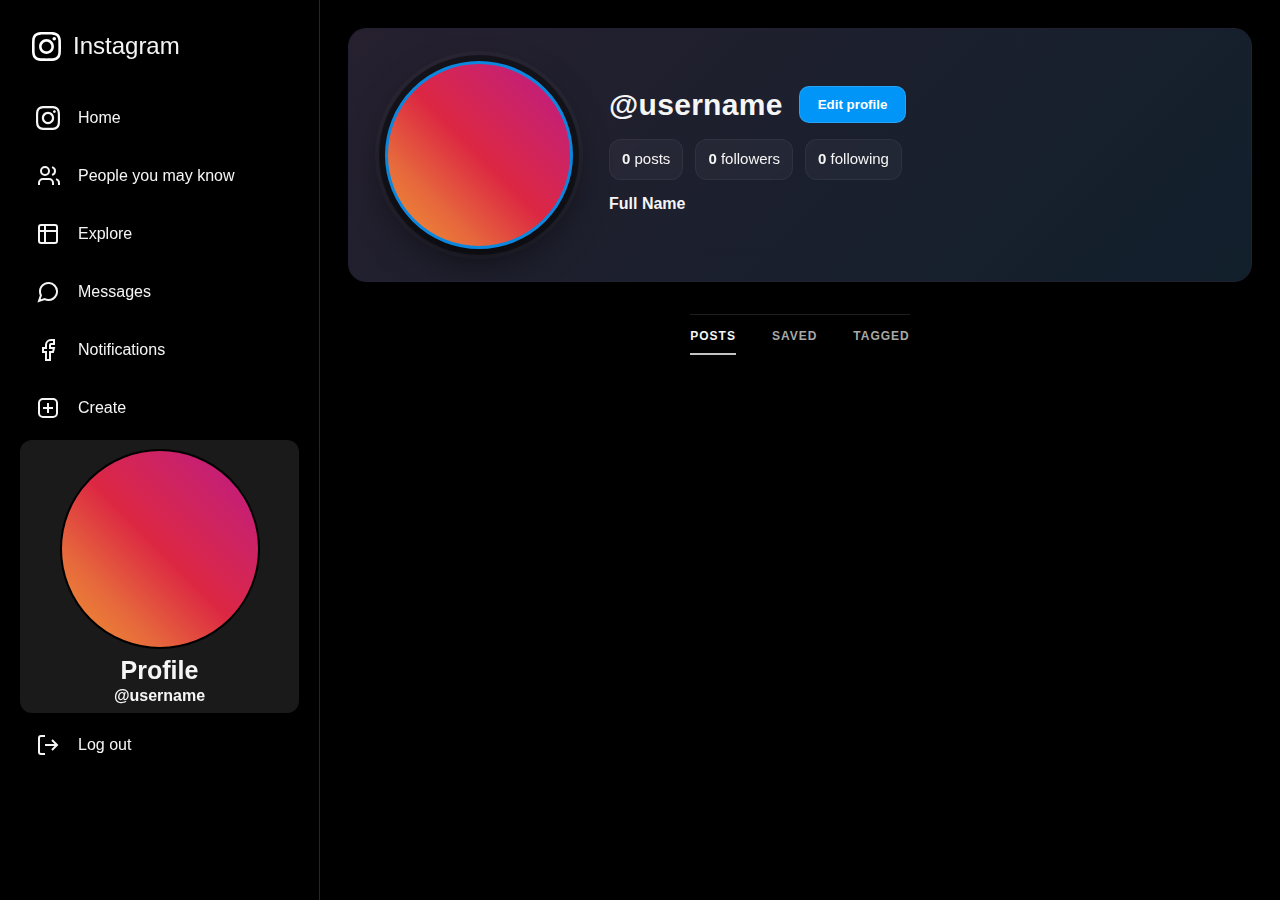
<file: Frontend/html/profile_me.html>
<!DOCTYPE html>
<html lang="en">
<head>
    <meta charset="UTF-8">
    <meta name="viewport" content="width=device-width, initial-scale=1.0">
    <title>Profile</title>
    <link rel="stylesheet" href="../css/home.css">
    <link rel="stylesheet" href="../css/profile.css">
</head>
<body class="profile-body">
    <!-- Left Navigation Bar -->
    <nav class="navbar-left">
        <div class="nav-left-container">
            <a href="home.html" class="logo-link">
                <img src="../../assets/icons/instagram-logo.svg" alt="Instagram" class="nav-logo">
                <span class="logo-text">Instagram</span>
            </a>
            
            <div class="nav-menu">
                <a href="home.html" class="nav-item">
                    <svg width="24" height="24" viewBox="0 0 24 24" fill="currentColor">
                        <path d="M12 2.163c3.204 0 3.584.012 4.85.07 3.252.148 4.771 1.691 4.919 4.919.058 1.265.069 1.645.069 4.849 0 3.205-.012 3.584-.069 4.849-.149 3.225-1.664 4.771-4.919 4.919-1.266.058-1.644.07-4.85.07-3.204 0-3.584-.012-4.849-.07-3.26-.149-4.771-1.699-4.919-4.92-.058-1.265-.07-1.644-.07-4.849 0-3.204.013-3.583.07-4.849.149-3.227 1.664-4.771 4.919-4.919 1.266-.057 1.645-.069 4.849-.069zm0-2.163c-3.259 0-3.667.014-4.947.072-4.358.2-6.78 2.618-6.98 6.98-.059 1.281-.073 1.689-.073 4.948 0 3.259.014 3.668.072 4.948.2 4.358 2.618 6.78 6.98 6.98 1.281.058 1.689.072 4.948.072 3.259 0 3.668-.014 4.948-.072 4.354-.2 6.782-2.618 6.979-6.98.059-1.28.073-1.689.073-4.948 0-3.259-.014-3.667-.072-4.947-.196-4.354-2.617-6.78-6.979-6.98-1.281-.059-1.69-.073-4.949-.073zm0 5.838c-3.403 0-6.162 2.759-6.162 6.162s2.759 6.163 6.162 6.163 6.162-2.759 6.162-6.163c0-3.403-2.759-6.162-6.162-6.162zm0 10.162c-2.209 0-4-1.79-4-4 0-2.209 1.791-4 4-4s4 1.791 4 4c0 2.21-1.791 4-4 4zm6.406-11.845c-.796 0-1.441.645-1.441 1.44s.645 1.44 1.441 1.44c.795 0 1.439-.645 1.439-1.44s-.644-1.44-1.439-1.44z"/>
                    </svg>
                    <span>Home</span>
                </a>
                <a href="people.html" class="nav-item">
                    <svg width="24" height="24" viewBox="0 0 24 24" fill="none" stroke="currentColor" stroke-width="2">
                        <path d="M17 21v-2a4 4 0 0 0-4-4H7a4 4 0 0 0-4 4v2"></path>
                        <circle cx="9" cy="7" r="4"></circle>
                        <path d="M23 21v-2a4 4 0 0 0-3-3.87"></path>
                        <path d="M16 3.13a4 4 0 0 1 0 7.75"></path>
                    </svg>
                    <span>People you may know</span>
                </a>
                <a href="#" class="nav-item">
                    <svg width="24" height="24" viewBox="0 0 24 24" fill="none" stroke="currentColor" stroke-width="2">
                        <rect x="3" y="3" width="18" height="18" rx="2" ry="2"></rect>
                        <line x1="9" y1="3" x2="9" y2="21"></line>
                        <line x1="3" y1="9" x2="21" y2="9"></line>
                    </svg>
                    <span>Explore</span>
                </a>
                <a href="messages.html" class="nav-item">
                    <svg width="24" height="24" viewBox="0 0 24 24" fill="none" stroke="currentColor" stroke-width="2">
                        <path d="M21 11.5a8.38 8.38 0 0 1-.9 3.8 8.5 8.5 0 0 1-7.6 4.7 8.38 8.38 0 0 1-3.8-.9L3 21l1.9-5.7a8.38 8.38 0 0 1-.9-3.8 8.5 8.5 0 0 1 4.7-7.6 8.38 8.38 0 0 1 3.8-.9h.5a8.48 8.48 0 0 1 8 8v.5z"></path>
                    </svg>
                    <span>Messages</span>
                </a>
                <a href="#" class="nav-item">
                    <svg width="24" height="24" viewBox="0 0 24 24" fill="none" stroke="currentColor" stroke-width="2">
                        <path d="M18 2h-3a5 5 0 0 0-5 5v3H7v4h3v8h4v-8h3l1-4h-4V7a1 1 0 0 1 1-1h3z"></path>
                    </svg>
                    <span>Notifications</span>
                </a>
                <a href="create.html" class="nav-item">
                    <svg width="24" height="24" viewBox="0 0 24 24" fill="none" stroke="currentColor" stroke-width="2">
                        <rect x="3" y="3" width="18" height="18" rx="4" ry="4"></rect>
                        <line x1="12" y1="7" x2="12" y2="17"></line>
                        <line x1="7" y1="12" x2="17" y2="12"></line>
                    </svg>
                    <span>Create</span>
                </a>
                <a href="profile_me.html" class="nav-item nav-profile active">
                    <div class="profile-pic-large"></div>
                    <div class="profile-text">
                        <span class="profile-label">Profile</span>
                        <span class="profile-name" id="nav-profile-name">@username</span>
                    </div>
                </a>
                <a href="#" class="nav-item" id="logout-link">
                    <svg width="24" height="24" viewBox="0 0 24 24" fill="none" stroke="currentColor" stroke-width="2">
                        <path d="M9 21H5a2 2 0 0 1-2-2V5a2 2 0 0 1 2-2h4"></path>
                        <polyline points="16 17 21 12 16 7"></polyline>
                        <line x1="21" y1="12" x2="9" y2="12"></line>
                    </svg>
                    <span>Log out</span>
                </a>
            </div>
        </div>
    </nav>

    <!-- Main Content -->
    <main class="main-content">
        <div class="profile-container">
            <div class="profile-header">
                <div class="profile-header-avatar" id="profile-avatar"></div>
                <div class="profile-header-info">
                    <div class="profile-row">
                        <div class="profile-username" id="profile-username">@username</div>
                        <button class="profile-follow-btn" id="profile-follow-btn">Edit profile</button>
                    </div>
                    <div class="profile-stats">
                        <div><strong id="profile-posts">0</strong> posts</div>
                        <div><strong id="profile-followers">0</strong> followers</div>
                        <div><strong id="profile-following">0</strong> following</div>
                    </div>
                    <div class="profile-name" id="profile-fullname">Full Name</div>
                    <div class="profile-bio" id="profile-bio"></div>
                </div>
            </div>
            <div class="profile-tabs">
                <span class="profile-tab active">Posts</span>
                <span class="profile-tab">Saved</span>
                <span class="profile-tab">Tagged</span>
            </div>
            <div class="profile-gallery" id="profile-gallery">
                <!-- user posts grid -->
            </div>
        </div>
    </main>

    <!-- Edit Profile Modal -->
        <div class="edit-modal hidden" id="edit-modal">
            <div class="edit-modal-content">
                <div class="edit-modal-header">
                    <div>
                        <p class="eyebrow">Profile Studio</p>
                        <h2>Craft your vibe</h2>
                    </div>
                    <button id="edit-cancel" class="edit-btn secondary" aria-label="Close edit modal">✕</button>
                </div>

                <div class="edit-body">
                    <div class="edit-visual">
                        <div class="edit-visual-bg"></div>
                        <div class="edit-preview-frame">
                            <div class="edit-preview" id="edit-preview"></div>
                            <div class="edit-preview-meta">
                                <div class="edit-preview-username" id="edit-preview-username">@you</div>
                                <div class="edit-preview-bio" id="edit-preview-bio">Tell us your story.</div>
                            </div>
                        </div>
                        <div class="edit-file-row">
                            <button type="button" id="edit-file-btn" class="edit-btn secondary slim">Choose photo</button>
                            <span class="edit-file-name" id="edit-file-name">No file chosen</span>
                        </div>
                        <input type="file" id="edit-profile-pic" accept="image/*" class="hidden-file-input">
                    </div>

                    <div class="edit-form">
                        <label class="edit-label">Bio
                            <textarea id="edit-bio" rows="4" placeholder="Add a mini-story about yourself"></textarea>
                        </label>

                        <div class="edit-toggle-row">
                            <div>
                                <div class="toggle-title">Account privacy</div>
                                <div class="toggle-sub">Switch to private to approve followers.</div>
                            </div>
                            <label class="toggle">
                                <input type="checkbox" id="edit-private">
                                <span class="slider">
                                    <span class="slider-text public">Public</span>
                                    <span class="slider-text private">Private</span>
                                </span>
                            </label>
                        </div>

                        <div class="edit-actions">
                            <button id="edit-save" class="edit-btn primary">Save</button>
                        </div>
                    </div>
                </div>
            </div>
        </div>

    <script src="../js/profile_me.js"></script>
</body>
</html>
</file>
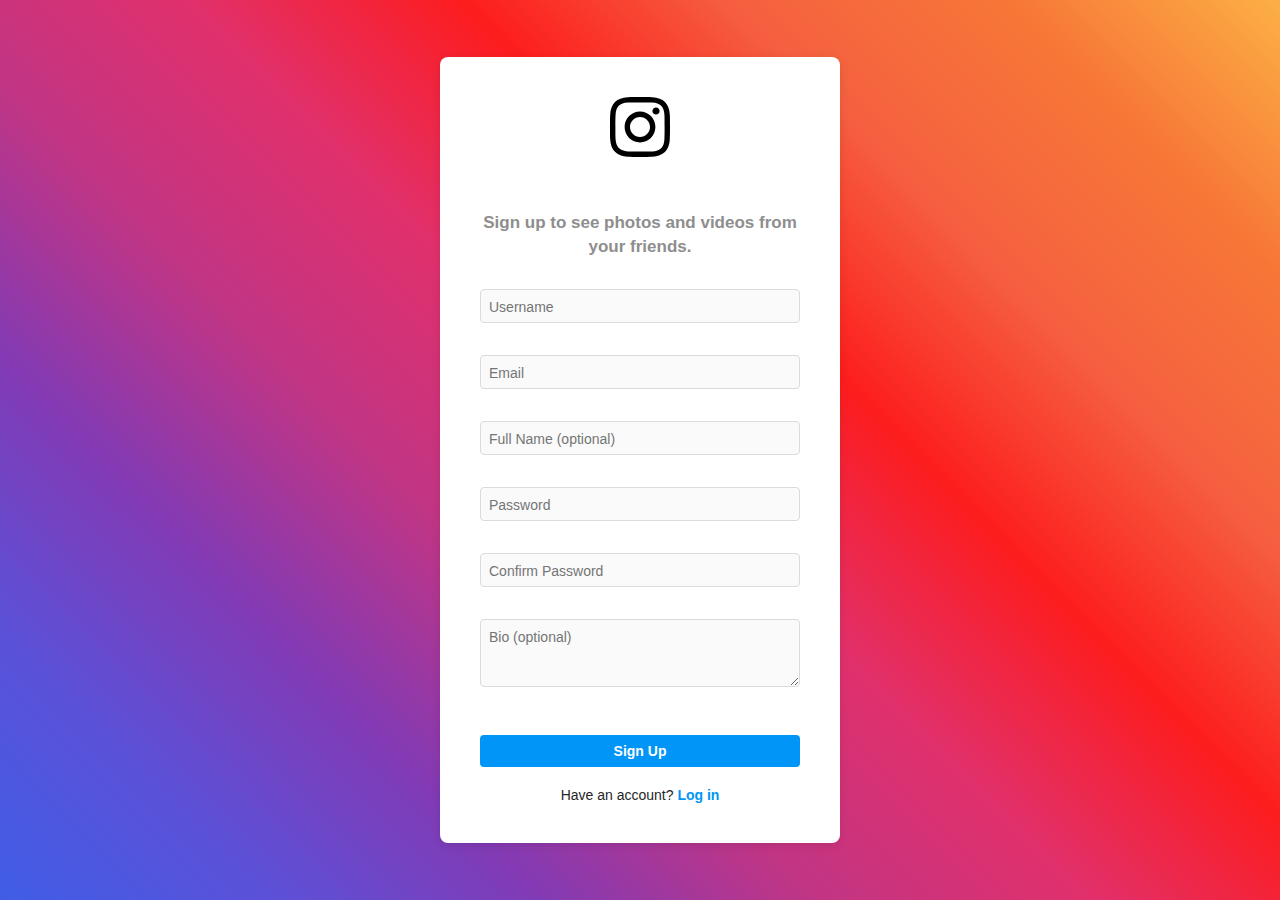
<file: Frontend/html/signup.html>
<!DOCTYPE html>
<html lang="en">
<head>
    <meta charset="UTF-8">
    <meta name="viewport" content="width=device-width, initial-scale=1.0">
    <title>Sign Up - Instagram</title>
    <link rel="stylesheet" href="../css/auth.css">
</head>
<body>
    <div class="auth-container">
        <div class="auth-box">
            <div class="logo-section">
                <img src="../../assets/icons/instagram-logo.svg" alt="Instagram" class="auth-logo" onerror="this.style.display='none'; this.nextElementSibling.style.display='block';">
                <div class="logo-text" style="display: none;">Instagram</div>
            </div>
            
            <h2 class="auth-title">Sign up to see photos and videos from your friends.</h2>
            
            <form id="signupForm" class="auth-form" onsubmit="return false;">
                <div class="form-group">
                    <input 
                        type="text" 
                        id="username" 
                        name="username" 
                        placeholder="Username" 
                        required
                        autocomplete="username"
                        maxlength="30"
                    >
                    <span class="error-message" id="usernameError"></span>
                </div>
                
                <div class="form-group">
                    <input 
                        type="email" 
                        id="email" 
                        name="email" 
                        placeholder="Email" 
                        required
                        autocomplete="email"
                        maxlength="100"
                    >
                    <span class="error-message" id="emailError"></span>
                </div>
                
                <div class="form-group">
                    <input 
                        type="text" 
                        id="fullName" 
                        name="fullName" 
                        placeholder="Full Name (optional)" 
                        autocomplete="name"
                        maxlength="100"
                    >
                    <span class="error-message" id="fullNameError"></span>
                </div>
                
                <div class="form-group">
                    <input 
                        type="password" 
                        id="password" 
                        name="password" 
                        placeholder="Password" 
                        required
                        autocomplete="new-password"
                        minlength="8"
                    >
                    <span class="error-message" id="passwordError"></span>
                </div>
                
                <div class="form-group">
                    <input 
                        type="password" 
                        id="confirmPassword" 
                        name="confirmPassword" 
                        placeholder="Confirm Password" 
                        required
                        autocomplete="new-password"
                    >
                    <span class="error-message" id="confirmPasswordError"></span>
                </div>
                
                <div class="form-group">
                    <textarea 
                        id="bio" 
                        name="bio" 
                        placeholder="Bio (optional)" 
                        rows="3"
                        maxlength="500"
                    ></textarea>
                    <span class="error-message" id="bioError"></span>
                </div>
                
                <button type="submit" class="auth-button" id="submitBtn">Sign Up</button>
                
                <div class="form-message" id="formMessage"></div>
            </form>
            
            <div class="auth-footer">
                <p>Have an account? <a href="login.html">Log in</a></p>
            </div>
        </div>
    </div>
    
    <script src="../js/auth.js"></script>
</body>
</html>
</file>
<file: Frontend/css/create.css>
/* Create page styles */
:root {
    --create-bg: #050507;
}

.create-body {
    background: #060607;
    color: #f5f5f5;
}

.create-body .sidebar-bottom,
.create-body .stories-bottom-container {
    display: none !important;
}

.create-main {
    padding: 24px 28px 32px;
    max-width: 1200px;
    margin: 0 auto;
    position: relative;
    display: flex;
    flex-direction: column;
    align-items: center;
    width: 100%;
}

.create-main::before {
    content: "";
    position: absolute;
    inset: -12% -12% auto auto;
    height: 240px;
    width: 240px;
    background: radial-gradient(circle, rgba(0, 149, 246, 0.12), transparent 60%);
    filter: blur(28px);
    opacity: 0.9;
    pointer-events: none;
}

.create-grid {
    display: grid;
    grid-template-columns: 1.1fr 0.9fr;
    gap: 16px;
    align-items: start;
    width: 100%;
    max-width: 960px;
    margin: 0 auto;
    justify-content: center;
}

.upload-panel,
.details-panel {
    background: #0a0a0c;
    border: 1px solid #1f1f23;
    border-radius: 18px;
    padding: 18px;
    box-shadow: 0 14px 38px rgba(0,0,0,0.35);
}

.edit-label {
    color: #e8e8e8;
    font-size: 14px;
    display: flex;
    flex-direction: column;
    gap: 8px;
    letter-spacing: 0.1px;
    margin-bottom: 10px;
}

.details-panel input[type="text"],
.details-panel textarea {
    background: #0d0f12;
    border: 1px solid #1f1f23;
    border-radius: 12px;
    color: #fdfdfd;
    padding: 12px 12px;
    font-size: 14px;
    transition: border-color 0.15s ease, box-shadow 0.15s ease;
}

.details-panel input[type="text"]:focus,
.details-panel textarea:focus {
    outline: none;
    border-color: #3b82f6;
    box-shadow: 0 0 0 3px rgba(59,130,246,0.18);
}

.edit-btn {
    border: 1px solid transparent;
    border-radius: 12px;
    padding: 10px 16px;
    font-weight: 700;
    cursor: pointer;
    transition: transform 0.12s ease, box-shadow 0.12s ease, opacity 0.12s ease;
}

.edit-btn.primary {
    background: linear-gradient(135deg, #0ea5e9 0%, #2563eb 100%);
    color: #fff;
    box-shadow: 0 8px 18px rgba(14, 165, 233, 0.35);
}

.edit-btn.secondary {
    background: #15151a;
    color: #f5f5f5;
    border-color: #2f2f35;
}

.edit-btn:hover {
    transform: translateY(-1px);
    opacity: 0.95;
}

.edit-btn:disabled {
    opacity: 0.6;
    cursor: default;
    transform: none;
    box-shadow: none;
}

.panel-header {
    display: flex;
    align-items: center;
    justify-content: space-between;
    gap: 12px;
    margin-bottom: 12px;
}

.pill-select {
    background: rgba(255,255,255,0.03);
    border: 1px solid #1f1f23;
    border-radius: 999px;
    padding: 4px;
    display: inline-flex;
    gap: 6px;
}

.pill {
    border: none;
    background: transparent;
    color: #cfd3dc;
    padding: 8px 14px;
    border-radius: 999px;
    cursor: pointer;
    font-weight: 700;
    transition: background 0.15s ease, color 0.15s ease, transform 0.12s ease;
}

.pill.active {
    background: linear-gradient(135deg, #0ea5e9 0%, #2563eb 100%);
    color: #fff;
    box-shadow: 0 8px 20px rgba(14,165,233,0.32);
}

.dropzone {
    position: relative;
    border: 1px dashed #2f2f35;
    border-radius: 16px;
    padding: 28px;
    text-align: center;
    background: rgba(255,255,255,0.02);
    transition: border-color 0.2s ease, background 0.2s ease, box-shadow 0.2s ease;
    cursor: pointer;
    box-shadow: 0 10px 30px rgba(0,0,0,0.28);
}

.dropzone:hover {
    border-color: #3b82f6;
    background: rgba(59,130,246,0.06);
    box-shadow: 0 14px 38px rgba(0,0,0,0.34);
}

.dropzone.dragging {
    border-color: #ff7eb3;
    background: rgba(255,126,179,0.08);
    box-shadow: 0 16px 44px rgba(255,126,179,0.22);
}

.dropzone-visual p {
    margin: 8px 0 4px;
    font-weight: 700;
}

.drop-icon {
    font-size: 32px;
    opacity: 0.8;
}

.muted {
    color: #aeb3bd;
    font-size: 12px;
}

.preview-card {
    margin-top: 12px;
    display: grid;
    grid-template-columns: 220px 1fr;
    gap: 12px;
    align-items: center;
    background: rgba(255,255,255,0.02);
    border: 1px solid rgba(255,255,255,0.06);
    border-radius: 14px;
    padding: 12px;
    box-shadow: 0 12px 30px rgba(0,0,0,0.26);
}

.preview-image {
    width: 100%;
    aspect-ratio: 4 / 5;
    border-radius: 12px;
    background: linear-gradient(135deg, #3b82f6 0%, #1e3a8a 100%);
    background-size: cover;
    background-position: center;
    border: 1px solid rgba(255,255,255,0.12);
}

.preview-info {
    display: grid;
    grid-template-columns: repeat(3, 1fr);
    gap: 10px;
    align-items: center;
}

.preview-label {
    color: #9fa7b3;
    font-size: 12px;
}

.preview-value {
    font-weight: 800;
}

.ghost-btn {
    justify-self: end;
    background: transparent;
    border: 1px solid rgba(255,255,255,0.18);
    color: #f5f5f5;
    border-radius: 10px;
    padding: 8px 12px;
    cursor: pointer;
    transition: background 0.15s ease;
}

.ghost-btn:hover {
    background: rgba(255,255,255,0.06);
}

.details-panel textarea,
.details-panel input[type="text"] {
    width: 100%;
}

.toggle-title {
    font-weight: 700;
}

.toggle-sub {
    color: #9fa7b3;
    font-size: 12px;
}

.edit-toggle-row {
    display: flex;
    align-items: center;
    justify-content: space-between;
    gap: 12px;
    color: #e8e8e8;
    font-size: 13px;
    margin-top: 10px;
}

.toggle {
    position: relative;
    display: inline-block;
    width: 110px;
    height: 38px;
}

.toggle input {
    opacity: 0;
    width: 0;
    height: 0;
}

.slider {
    position: absolute;
    cursor: pointer;
    inset: 0;
    background: linear-gradient(135deg, #ff7eb3 0%, #8e44ff 100%);
    border-radius: 19px;
    transition: background 0.2s ease;
    display: flex;
    align-items: center;
    padding: 0 10px;
    gap: 6px;
    color: #fff;
    font-weight: 700;
    font-size: 11px;
}

.slider::before {
    position: absolute;
    content: "";
    height: 30px;
    width: 30px;
    left: 4px;
    bottom: 4px;
    background-color: #0e0e11;
    border-radius: 50%;
    transition: transform 0.25s ease;
    box-shadow: 0 4px 12px rgba(0,0,0,0.35);
}

.toggle input:checked + .slider {
    background: linear-gradient(135deg, #3b82f6 0%, #2563eb 100%);
}

.toggle input:checked + .slider::before {
    transform: translateX(70px);
}

.slider-text {
    z-index: 1;
    opacity: 0.75;
    transition: opacity 0.2s ease;
}

.slider-text.public {
    opacity: 1;
}

.toggle input:checked + .slider .public {
    opacity: 0.4;
}

.toggle input:checked + .slider .private {
    opacity: 1;
}

.hint {
    color: #9fa7b3;
    font-size: 12px;
    margin-top: 6px;
}

.edit-actions.spaced {
    justify-content: space-between;
    align-items: center;
    margin-top: 14px;
}

.status {
    color: #d6d6d6;
    font-size: 13px;
}

@media (max-width: 1024px) {
    .create-hero,
    .create-grid {
        grid-template-columns: 1fr;
    }
    .preview-card {
        grid-template-columns: 1fr;
    }
    .preview-info {
        grid-template-columns: 1fr;
        justify-items: start;
    }
}

@media (max-width: 700px) {
    .create-main {
        padding: 20px;
    }
    .panel-header {
        flex-direction: column;
        align-items: flex-start;
    }
    .pill-select {
        width: 100%;
    }
}
</file>
<file: Frontend/css/messages.css>
/* Messages page */
body.messages-body {
    overflow: hidden;
    height: 100vh;
}

body.messages-body .main-content {
    margin-bottom: 0;
    height: 100vh;
    overflow: hidden;
    padding: 0;
}

.messages-main {
    padding: 0;
}

.messages-shell {
    display: flex;
    height: 100%;
    width: 100%;
    max-width: 100%;
    background: #000;
}

.threads-panel {
    width: 360px;
    min-width: 320px;
    height: 100%;
    border-right: 1px solid #262626;
    background: #0b0b0b;
    padding: 18px 16px;
    overflow-y: auto;
    scrollbar-width: thin;
    scrollbar-color: #262626 #0b0b0b;
}

.threads-panel::-webkit-scrollbar {
    width: 6px;
}

.threads-panel::-webkit-scrollbar-thumb {
    background: #262626;
    border-radius: 3px;
}

.threads-header {
    display: flex;
    align-items: center;
    justify-content: space-between;
    margin-bottom: 16px;
}

.threads-header h1 {
    font-size: 22px;
    margin-bottom: 4px;
}

.threads-header p {
    color: #a8a8a8;
    font-size: 13px;
}

.icon-btn {
    width: 36px;
    height: 36px;
    border-radius: 10px;
    background: #1a1a1a;
    color: #f5f5f5;
    border: 1px solid #2c2c2c;
    display: inline-flex;
    align-items: center;
    justify-content: center;
    cursor: pointer;
    font-size: 20px;
    transition: background 0.2s, transform 0.05s, border-color 0.2s;
}

.icon-btn:hover {
    background: #222;
    border-color: #3a3a3a;
}

.icon-btn:active {
    transform: scale(0.98);
}

.conversation-list {
    display: flex;
    flex-direction: column;
    gap: 8px;
}

.conversation-item {
    width: 100%;
    border: 1px solid #1f1f1f;
    background: #0f0f0f;
    border-radius: 12px;
    padding: 10px 12px;
    display: flex;
    align-items: center;
    gap: 12px;
    cursor: pointer;
    transition: background 0.16s ease, border-color 0.16s ease, transform 0.1s ease;
}

.conversation-item:hover {
    background: #131313;
    border-color: #2b2b2b;
    transform: translateY(-1px);
}

.conversation-item.active {
    border-color: #4c6fff;
    box-shadow: 0 10px 26px rgba(0, 0, 0, 0.45);
}

.conv-avatar {
    width: 46px;
    height: 46px;
    border-radius: 50%;
    background-size: cover;
    background-position: center;
    background-repeat: no-repeat;
    border: 2px solid #000;
    flex-shrink: 0;
}

.conv-meta {
    display: flex;
    flex-direction: column;
    gap: 4px;
    min-width: 0;
}

.conv-name {
    font-weight: 700;
    color: #fdfdfd;
    font-size: 15px;
    overflow: hidden;
    text-overflow: ellipsis;
    white-space: nowrap;
}

.conv-snippet {
    color: #a8a8a8;
    font-size: 13px;
    overflow: hidden;
    text-overflow: ellipsis;
    white-space: nowrap;
}

.chat-panel {
    flex: 1;
    display: flex;
    flex-direction: column;
    height: 100%;
    background: #000;
}

.chat-empty {
    margin: auto;
    text-align: center;
    color: #f5f5f5;
    display: flex;
    flex-direction: column;
    align-items: center;
    gap: 10px;
}

.chat-empty-icon {
    font-size: 40px;
}

.primary-btn {
    background: #0095f6;
    color: #fff;
    border: none;
    border-radius: 10px;
    padding: 10px 16px;
    font-weight: 700;
    cursor: pointer;
    transition: background 0.2s, transform 0.05s;
}

.primary-btn.small {
    padding: 8px 12px;
}

.primary-btn:hover {
    background: #0a82d6;
}

.primary-btn:active {
    transform: scale(0.98);
}

.chat-area {
    display: flex;
    flex-direction: column;
    height: 100%;
}

.chat-header {
    padding: 16px 20px;
    border-bottom: 1px solid #1f1f1f;
    display: flex;
    align-items: center;
    justify-content: space-between;
}

.chat-user {
    display: flex;
    align-items: center;
    gap: 12px;
}

.chat-avatar {
    width: 48px;
    height: 48px;
    border-radius: 50%;
    background-size: cover;
    background-position: center;
    background-repeat: no-repeat;
    border: 2px solid #000;
}

.chat-user-meta {
    display: flex;
    flex-direction: column;
    gap: 2px;
}

.chat-username {
    font-weight: 700;
    font-size: 15px;
}

.chat-fullname {
    color: #a8a8a8;
    font-size: 13px;
}

.chat-messages {
    flex: 1;
    padding: 24px;
    overflow-y: auto;
    display: flex;
    flex-direction: column;
    gap: 14px;
    scrollbar-width: thin;
    scrollbar-color: #262626 #000;
}

.chat-messages::-webkit-scrollbar {
    width: 6px;
}

.chat-messages::-webkit-scrollbar-thumb {
    background: #262626;
    border-radius: 3px;
}

.message-row {
    display: flex;
    align-items: flex-end;
    gap: 10px;
    padding: 2px 0;
}

.message-row.me {
    justify-content: flex-end;
}

.message-bubble {
    max-width: 100%;
    background: #121212;
    border: 1px solid #1f1f1f;
    color: #f5f5f5;
    padding: 12px 16px;
    border-radius: 18px;
    line-height: 1.5;
    word-break: break-word;
    box-shadow: 0 10px 22px rgba(0, 0, 0, 0.35);
}

.message-row.me .message-bubble {
    background: #1877f2;
    border-color: #1877f2;
    color: #fff;
    text-align: left;
}

.message-meta {
    color: #a8a8a8;
    font-size: 11px;
    margin-top: 6px;
}

.bubble-avatar {
    width: 28px;
    height: 28px;
    border-radius: 50%;
    background-size: cover;
    background-position: center;
    background-repeat: no-repeat;
    border: 1px solid #000;
    flex-shrink: 0;
}

.message-row.me .bubble-avatar {
    display: none;
}

.chat-input {
    border-top: 1px solid #1f1f1f;
    padding: 12px 16px;
    display: flex;
    gap: 12px;
}

.chat-input input {
    flex: 1;
    background: #0f0f0f;
    border: 1px solid #1f1f1f;
    color: #f5f5f5;
    border-radius: 12px;
    padding: 12px 14px;
    outline: none;
    transition: border-color 0.2s, background 0.2s;
}

.chat-input input:focus {
    border-color: #1877f2;
    background: #131313;
}

.start-modal {
    position: fixed;
    inset: 0;
    background: rgba(0, 0, 0, 0.6);
    display: flex;
    align-items: center;
    justify-content: center;
    z-index: 1200;
}

.start-modal-content {
    width: min(480px, 90vw);
    background: #0b0b0b;
    border: 1px solid #1f1f1f;
    border-radius: 16px;
    box-shadow: 0 24px 70px rgba(0, 0, 0, 0.55);
    display: flex;
    flex-direction: column;
    max-height: 80vh;
}

.start-modal-header {
    display: flex;
    align-items: center;
    justify-content: space-between;
    padding: 14px 16px;
    border-bottom: 1px solid #1f1f1f;
}

.start-modal-body {
    padding: 12px 16px 16px;
    display: flex;
    flex-direction: column;
    gap: 12px;
    overflow: hidden;
}

.start-search input {
    width: 100%;
    background: #0f0f0f;
    border: 1px solid #1f1f1f;
    color: #f5f5f5;
    border-radius: 10px;
    padding: 10px 12px;
}

.start-list {
    overflow-y: auto;
    max-height: 52vh;
    display: flex;
    flex-direction: column;
    gap: 10px;
    scrollbar-width: thin;
    scrollbar-color: #262626 #0b0b0b;
}

.start-list::-webkit-scrollbar {
    width: 6px;
}

.start-list::-webkit-scrollbar-thumb {
    background: #262626;
    border-radius: 3px;
}

.start-item {
    display: flex;
    align-items: center;
    justify-content: space-between;
    gap: 12px;
    padding: 10px 12px;
    border-radius: 12px;
    background: #0f0f0f;
    border: 1px solid #1f1f1f;
}

.start-person {
    display: flex;
    align-items: center;
    gap: 10px;
    min-width: 0;
}

.start-name {
    font-weight: 700;
    color: #fdfdfd;
    font-size: 14px;
}

.start-fullname {
    color: #a8a8a8;
    font-size: 12px;
    overflow: hidden;
    text-overflow: ellipsis;
    white-space: nowrap;
}

.start-username {
    color: #a8a8a8;
    font-size: 13px;
}

.start-actions {
    display: flex;
    gap: 8px;
}

.ghost-btn {
    background: #1a1a1a;
    color: #f5f5f5;
    border: 1px solid #2c2c2c;
    border-radius: 10px;
    padding: 8px 12px;
    font-weight: 700;
    cursor: pointer;
    transition: background 0.2s, border-color 0.2s, transform 0.05s;
}

.ghost-btn:hover {
    background: #222;
    border-color: #3a3a3a;
}

.ghost-btn:active {
    transform: scale(0.98);
}

.start-pill {
    background: #111;
    padding: 4px 10px;
    border-radius: 999px;
    font-size: 12px;
    color: #a8a8a8;
    border: 1px solid #1f1f1f;
}
</file>
<file: Frontend/css/profile.css>
/* Profile-specific styling overrides */

.profile-container {
    padding: 28px;
    min-height: 100vh;
    display: flex;
    flex-direction: column;
    gap: 24px;
}

.profile-header {
    display: flex;
    gap: 36px;
    align-items: center;
    background: var(--profile-bg, linear-gradient(135deg, rgba(42, 35, 52, 0.9), rgba(18, 33, 46, 0.95)));
    border: 1px solid var(--accent, #202030);
    border-radius: 18px;
    padding: 32px 36px;
    max-width: 1100px;
    width: 100%;
    margin: 0 auto;
    box-shadow: 0 24px 48px rgba(0,0,0,0.38);
    position: relative;
    overflow: hidden;
}

.profile-header-avatar {
    width: 188px;
    height: 188px;
    border-radius: 50%;
    background-color: #0b0b0b;
    background-size: cover;
    background-position: center;
    background-repeat: no-repeat;
    border: 3px solid var(--accent, #0c87de);
    flex-shrink: 0;
    box-shadow: 0 14px 34px rgba(0,0,0,0.5), 0 0 0 6px rgba(0,0,0,0.45), 0 0 0 10px rgba(255,255,255,0.03);
    position: relative;
    z-index: 1;
}

.profile-header-info {
    display: flex;
    flex-direction: column;
    gap: 12px;
}

.profile-row {
    display: flex;
    align-items: center;
    gap: 16px;
}

.profile-username {
    font-size: 30px;
    font-weight: 700;
    color: #f5f5f5;
    letter-spacing: 0.3px;
}

.profile-stats {
    display: flex;
    gap: 12px;
    flex-wrap: wrap;
    color: #f5f5f5;
    font-size: 15px;
}

.profile-stats > div {
    background: rgba(255,255,255,0.04);
    border: 1px solid rgba(255,255,255,0.05);
    border-radius: 12px;
    padding: 8px 12px;
    backdrop-filter: blur(4px);
}

.profile-stats strong {
    font-weight: 700;
}

.profile-name {
    font-size: 16px;
    font-weight: 600;
    color: #f5f5f5;
}

.profile-bio {
    color: #d6d6d6;
    font-size: 14px;
    line-height: 1.55;
    white-space: pre-wrap;
}

.profile-follow-btn {
    background: var(--accent, #0095f6);
    color: #fff;
    border: 1px solid rgba(255,255,255,0.15);
    border-radius: 10px;
    padding: 10px 18px;
    font-weight: 700;
    cursor: pointer;
    transition: background 0.2s, transform 0.05s, box-shadow 0.2s;
}

.profile-follow-btn:hover {
    background: var(--accent, #0a82d6);
    box-shadow: 0 12px 26px rgba(0, 149, 246, 0.32);
}

.profile-follow-btn:active {
    transform: scale(0.98);
}

.profile-tabs {
    display: flex;
    justify-content: center;
    gap: 36px;
    margin: 8px auto 18px;
    border-top: 1px solid #262626;
    padding-top: 12px;
    max-width: 1100px;
}

.profile-tab {
    color: #a8a8a8;
    font-weight: 700;
    font-size: 12px;
    letter-spacing: 1px;
    text-transform: uppercase;
    cursor: default;
    position: relative;
    padding-bottom: 6px;
}

.profile-tab.active {
    color: #f5f5f5;
}

.profile-tab.active::after {
    content: "";
    position: absolute;
    left: 0;
    right: 0;
    height: 2px;
    bottom: -4px;
    background: #f5f5f5;
    opacity: 0.8;
}

.profile-gallery {
    display: grid;
    grid-template-columns: repeat(3, minmax(0, 1fr));
    grid-auto-rows: 1fr;
    grid-auto-flow: row;
    column-gap: 18px;
    row-gap: 22px;
    justify-content: center;
    margin: 0;
    max-width: none;
    width: 100%;
    height: auto;
    max-height: none;
    overflow: visible;
    padding: 12px 16px 48px;
    scroll-padding-bottom: 48px;
    box-sizing: border-box;
}

.profile-gallery::-webkit-scrollbar {
    width: 8px;
}

.profile-gallery::-webkit-scrollbar-track {
    background: #0c0c0c;
}

.profile-gallery::-webkit-scrollbar-thumb {
    background: #2b2b2b;
    border-radius: 4px;
}

.edit-modal {
    position: fixed;
    inset: 0;
    background: radial-gradient(circle at 20% 20%, rgba(255,126,179,0.12), transparent 30%),
                radial-gradient(circle at 80% 10%, rgba(62,133,255,0.12), transparent 32%),
                rgba(0, 0, 0, 0.75);
    backdrop-filter: blur(10px);
    display: flex;
    align-items: center;
    justify-content: center;
    z-index: 3000;
    padding: 24px;
}

.edit-modal.hidden {
    display: none;
}

.edit-modal-content {
    position: relative;
    overflow: hidden;
    background: linear-gradient(145deg, rgba(14,14,17,0.95), rgba(10,10,12,0.92));
    border: 1px solid #2c2c2c;
    border-radius: 20px;
    padding: 22px 22px 20px;
    width: min(820px, 96vw);
    display: flex;
    flex-direction: column;
    gap: 18px;
    box-shadow: 0 30px 80px rgba(0,0,0,0.65);
}

.edit-modal-header {
    display: flex;
    align-items: center;
    justify-content: space-between;
    gap: 16px;
}

.edit-modal-content h2 {
    margin: 0;
    color: #f5f5f5;
    font-size: 18px;
    font-weight: 700;
}

.edit-label {
    color: #e8e8e8;
    font-size: 14px;
    display: flex;
    flex-direction: column;
    gap: 10px;
    letter-spacing: 0.15px;
}

.edit-label input[type="file"],
.edit-label textarea {
    background: #111216;
    border: 1px solid #2f2f35;
    border-radius: 12px;
    color: #fdfdfd;
    padding: 12px 12px;
    font-size: 14px;
    transition: border-color 0.15s ease, box-shadow 0.15s ease;
}

.edit-label input[type="file"]:focus,
.edit-label textarea:focus {
    outline: none;
    border-color: #3b82f6;
    box-shadow: 0 0 0 3px rgba(59,130,246,0.18);
}

.edit-label textarea {
    resize: vertical;
    min-height: 88px;
}

.eyebrow {
    margin: 0;
    text-transform: uppercase;
    letter-spacing: 1px;
    font-size: 11px;
    color: #9fa7b3;
}

.edit-body {
    display: grid;
    grid-template-columns: 1.1fr 1fr;
    gap: 18px;
}

.edit-visual {
    position: relative;
    padding: 16px;
    border: 1px solid #24242a;
    border-radius: 16px;
    background: linear-gradient(145deg, rgba(255,126,179,0.08), rgba(62,133,255,0.07));
    overflow: hidden;
}

.edit-visual-bg {
    position: absolute;
    inset: -10% -10% auto auto;
    width: 200px;
    height: 200px;
    background: radial-gradient(circle, rgba(255,126,179,0.35), transparent 60%);
    filter: blur(30px);
    opacity: 0.9;
}

.edit-preview-frame {
    position: relative;
    z-index: 1;
    display: flex;
    align-items: center;
    gap: 14px;
    padding: 14px;
    border-radius: 14px;
    background: rgba(0,0,0,0.35);
    border: 1px solid rgba(255,255,255,0.08);
    box-shadow: 0 14px 40px rgba(0,0,0,0.35);
}

.hidden-file-input {
    display: none;
}

.edit-file-row {
    display: flex;
    align-items: center;
    gap: 12px;
    flex-wrap: wrap;
    margin-top: 12px;
}

.edit-file-name {
    color: #cbd2dc;
    font-size: 13px;
}

.edit-btn.slim {
    padding: 10px 14px;
    font-weight: 700;
}

.edit-preview {
    width: 120px;
    height: 120px;
    border-radius: 14px;
    background: #111;
    border: 1px dashed #2f2f35;
    background-size: cover;
    background-position: center;
    background-repeat: no-repeat;
    flex-shrink: 0;
}

.edit-preview-meta {
    display: flex;
    flex-direction: column;
    gap: 6px;
    color: #f5f5f5;
}

.edit-preview-username {
    font-weight: 800;
    font-size: 16px;
}

.edit-preview-bio {
    color: #d6d6d6;
    font-size: 13px;
    max-width: 240px;
    line-height: 1.5;
}

.edit-form {
    display: flex;
    flex-direction: column;
    gap: 16px;
    background: rgba(255,255,255,0.02);
    border: 1px solid #1f1f23;
    border-radius: 16px;
    padding: 16px;
}

.edit-toggle-row {
    display: flex;
    align-items: center;
    justify-content: space-between;
    gap: 12px;
    color: #e8e8e8;
    font-size: 13px;
}

.toggle {
    position: relative;
    display: inline-block;
    width: 120px;
    height: 40px;
}

.toggle input {
    opacity: 0;
    width: 0;
    height: 0;
}

.slider {
    position: absolute;
    cursor: pointer;
    inset: 0;
    background: linear-gradient(135deg, #ff7eb3 0%, #8e44ff 100%);
    border-radius: 18px;
    transition: background 0.2s ease;
    display: flex;
    align-items: center;
    padding: 0 10px;
    gap: 6px;
    color: #fff;
    font-weight: 700;
    font-size: 11px;
}

.slider::before {
    position: absolute;
    content: "";
    height: 32px;
    width: 32px;
    left: 4px;
    bottom: 4px;
    background-color: #0e0e11;
    border-radius: 50%;
    transition: transform 0.25s ease;
    box-shadow: 0 4px 12px rgba(0,0,0,0.35);
}

.toggle input:checked + .slider {
    background: linear-gradient(135deg, #3b82f6 0%, #2563eb 100%);
}

.toggle input:checked + .slider::before {
    transform: translateX(76px);
}

.slider-text {
    z-index: 1;
    opacity: 0.75;
    transition: opacity 0.2s ease;
}

.slider-text.public {
    opacity: 1;
}

.toggle input:checked + .slider .public {
    opacity: 0.4;
}

.toggle input:checked + .slider .private {
    opacity: 1;
}

.edit-checkbox {
    color: #d8d8d8;
    font-size: 13px;
    display: flex;
    align-items: center;
    gap: 10px;
}

.edit-checkbox input[type="checkbox"] {
    accent-color: #3b82f6;
    width: 16px;
    height: 16px;
}

.edit-actions {
    display: flex;
    justify-content: flex-end;
    gap: 12px;
    margin-top: 4px;
}

.edit-btn {
    border: 1px solid transparent;
    border-radius: 12px;
    padding: 10px 16px;
    font-weight: 700;
    cursor: pointer;
    transition: transform 0.12s ease, box-shadow 0.12s ease, opacity 0.12s ease;
}

.edit-btn.primary {
    background: linear-gradient(135deg, #ff7eb3 0%, #8e44ff 100%);
    color: #fff;
    box-shadow: 0 8px 18px rgba(142, 68, 255, 0.35);
}

.edit-btn.secondary {
    background: #15151a;
    color: #f5f5f5;
    border-color: #2f2f35;
}

.edit-btn:hover {
    transform: translateY(-1px);
    opacity: 0.95;
}

.edit-btn:disabled {
    opacity: 0.6;
    cursor: default;
    transform: none;
    box-shadow: none;
}

.profile-gallery-item {
    position: relative;
    background: #0f0f0f;
    border: 1px solid #1f1f1f;
    border-radius: 14px;
    overflow: hidden;
    display: flex;
    align-items: center;
    justify-content: center;
    transition: transform 0.18s ease, box-shadow 0.18s ease, border-color 0.18s ease;
    box-shadow: 0 12px 32px rgba(0,0,0,0.28);
    aspect-ratio: 1 / 1;
    width: 100%;
}

.profile-gallery-item img {
    width: 100%;
    height: 100%;
    object-fit: cover;
    transition: transform 0.18s ease, filter 0.18s ease;
}

.profile-gallery-item:hover {
    transform: translateY(-2px);
    box-shadow: 0 14px 28px rgba(0,0,0,0.4);
    border-color: rgba(255,255,255,0.12);
}

.profile-gallery-item:hover img {
    transform: scale(1.03);
    filter: saturate(1.05);
}

.profile-gallery-overlay {
    position: absolute;
    left: 10px;
    bottom: 10px;
    display: flex;
    gap: 8px;
    padding: 6px 10px;
    border-radius: 12px;
    background: rgba(0, 0, 0, 0.55);
    color: #f5f5f5;
    font-weight: 700;
    font-size: 13px;
    backdrop-filter: blur(6px);
    border: 1px solid rgba(255,255,255,0.08);
}

.overlay-count {
    display: inline-flex;
    align-items: center;
    gap: 6px;
    opacity: 0.95;
}

.overlay-count:first-child {
    margin-right: 6px;
}
/* Uniform items (no spanning) */
.profile-gallery-item:nth-child(n) {
    grid-column: span 1 !important;
    grid-row: span 1 !important;
    min-height: 0;
}

@media (max-width: 900px) {
    .profile-gallery {
        grid-template-columns: repeat(2, minmax(0, 1fr));
        grid-auto-rows: 1fr;
        gap: 16px;
    }
}

@media (max-width: 600px) {
    .profile-gallery {
        grid-template-columns: repeat(1, min(340px, 90vw));
        grid-auto-rows: 1fr;
        gap: 12px;
    }
}

.profile-gallery-empty {
    color: #a8a8a8;
    text-align: center;
    padding: 28px;
    grid-column: 1 / -1;
}
</file>
<file: Frontend/css/index.css>
/* Reset and Base Styles */
* {
    margin: 0;
    padding: 0;
    box-sizing: border-box;
}

body, html {
    height: 100%;
    font-family: -apple-system, BlinkMacSystemFont, 'Segoe UI', Roboto, Helvetica, Arial, sans-serif;
    overflow: hidden;
}

/* Hero Container */
.hero-container {
    position: relative;
    width: 100%;
    height: 100vh;
    /* Instagram's signature gradient background */
    background: linear-gradient(
        45deg,
        #405DE6 0%,
        #5B51D8 12.5%,
        #833AB4 25%,
        #C13584 37.5%,
        #E1306C 50%,
        #FD1D1D 62.5%,
        #F56040 75%,
        #F77737 87.5%,
        #FCAF45 100%
    );
    display: flex;
    align-items: center;
    justify-content: center;
}

/* Optional subtle pattern overlay for texture */
.hero-overlay {
    position: absolute;
    top: 0;
    left: 0;
    width: 100%;
    height: 100%;
    background: 
        radial-gradient(circle at 20% 50%, rgba(255, 255, 255, 0.1) 0%, transparent 50%),
        radial-gradient(circle at 80% 80%, rgba(255, 255, 255, 0.1) 0%, transparent 50%);
    z-index: 1;
}

/* Hero Content */
.hero-content {
    position: relative;
    z-index: 2;
    text-align: center;
    color: white;
    padding: 2rem;
    max-width: 600px;
}

/* Logo Container */
.logo-container {
    margin-bottom: 2rem;
    display: flex;
    justify-content: center;
    align-items: center;
}

.instagram-logo {
    width: 120px;
    height: 120px;
    filter: brightness(0) invert(1);
    animation: fadeInDown 1s ease-out;
    /* Instagram logo should be white on gradient background */
}

.logo-text {
    font-size: 4rem;
    font-weight: 700;
    letter-spacing: -2px;
    color: white;
    animation: fadeInDown 1s ease-out;
}

/* Hero Title */
.hero-title {
    font-size: 3.5rem;
    font-weight: 300;
    margin-bottom: 1rem;
    letter-spacing: -1px;
    animation: fadeInUp 1s ease-out 0.2s both;
    text-shadow: 0 2px 10px rgba(0, 0, 0, 0.2);
    color: white;
}

/* Hero Subtitle */
.hero-subtitle {
    font-size: 1.25rem;
    font-weight: 400;
    margin-bottom: 2.5rem;
    opacity: 0.9;
    animation: fadeInUp 1s ease-out 0.4s both;
    text-shadow: 0 1px 6px rgba(0, 0, 0, 0.15);
    color: white;
    letter-spacing: 0.3px;
}

/* Begin Button - Instagram style */
.btn-begin {
    background: white;
    color: #405DE6;
    border: none;
    padding: 0.875rem 2.5rem;
    font-size: 1rem;
    font-weight: 600;
    border-radius: 8px;
    cursor: pointer;
    transition: all 0.2s ease;
    box-shadow: 0 2px 8px rgba(0, 0, 0, 0.15);
    animation: fadeInUp 1s ease-out 0.6s both;
    letter-spacing: 0.5px;
}

.btn-begin:hover {
    transform: translateY(-2px);
    box-shadow: 0 4px 12px rgba(0, 0, 0, 0.2);
    background: #f8f8f8;
}

.btn-begin:active {
    transform: translateY(0);
    box-shadow: 0 1px 4px rgba(0, 0, 0, 0.15);
}

.btn-begin:active {
    transform: translateY(-1px);
    box-shadow: 0 3px 10px rgba(0, 0, 0, 0.3);
}

/* Animations */
@keyframes fadeInDown {
    from {
        opacity: 0;
        transform: translateY(-30px);
    }
    to {
        opacity: 1;
        transform: translateY(0);
    }
}

@keyframes fadeInUp {
    from {
        opacity: 0;
        transform: translateY(30px);
    }
    to {
        opacity: 1;
        transform: translateY(0);
    }
}

/* Responsive Design */
@media (max-width: 768px) {
    .hero-title {
        font-size: 2.5rem;
    }
    
    .hero-subtitle {
        font-size: 1.2rem;
    }
    
    .instagram-logo {
        width: 100px;
        height: 100px;
    }
    
    .logo-text {
        font-size: 3rem;
    }
    
    .btn-begin {
        padding: 0.9rem 2.5rem;
        font-size: 1.1rem;
    }
}

@media (max-width: 480px) {
    .hero-title {
        font-size: 2rem;
    }
    
    .hero-subtitle {
        font-size: 1rem;
        margin-bottom: 2rem;
    }
    
    .instagram-logo {
        width: 80px;
        height: 80px;
    }
    
    .logo-text {
        font-size: 2.5rem;
    }
    
    .btn-begin {
        padding: 0.8rem 2rem;
        font-size: 1rem;
    }
}
</file>
<file: Frontend/css/home.css>
/* Reset and Base Styles */
* {
    margin: 0;
    padding: 0;
    box-sizing: border-box;
}

body {
    font-family: -apple-system, BlinkMacSystemFont, 'Segoe UI', Roboto, Helvetica, Arial, sans-serif;
    background-color: #000000;
    color: #f5f5f5;
    line-height: 1.5;
    overflow: hidden;
    height: 100vh;
}

.hidden {
    display: none !important;
}

.people-body {
    overflow-x: auto;
    overflow-y: hidden;
    height: 100vh;
}

/* Left Navigation Bar */
.navbar-left {
    position: fixed;
    left: 0;
    top: 0;
    bottom: 0;
    width: 320px;
    background-color: #000000;
    border-right: 1px solid #262626;
    z-index: 1000;
    padding: 12px 20px;
    display: flex;
    flex-direction: column;
    box-shadow: 4px 0 8px rgba(0, 0, 0, 0.5);
}

.nav-left-container {
    display: flex;
    flex-direction: column;
    height: 100%;
}

.logo-link {
    display: flex;
    align-items: center;
    text-decoration: none;
    padding: 16px 12px;
    margin-bottom: 12px;
}

.nav-logo {
    height: 29px;
    width: auto;
    filter: brightness(0) invert(1);
    flex-shrink: 0;
}

.logo-text {
    font-size: 1.5rem;
    font-weight: 300;
    color: #f5f5f5;
    margin-left: 12px;
    display: inline-block;
}

.nav-menu {
    display: flex;
    flex-direction: column;
    gap: 6px;
    flex: 1;
}

.nav-item {
    display: flex;
    align-items: center;
    gap: 18px;
    padding: 14px 16px;
    color: #f5f5f5;
    text-decoration: none;
    border-radius: 10px;
    transition: all 0.2s ease;
    font-size: 16px;
    font-weight: 400;
}

.nav-item:hover {
    background-color: #1a1a1a;
    transform: translateX(2px);
}

.nav-item.active {
    font-weight: 600;
    background-color: #1a1a1a;
}

.nav-item svg {
    width: 24px;
    height: 24px;
    flex-shrink: 0;
}

.profile-pic-small {
    width: 32px;
    height: 32px;
    min-width: 32px;
    min-height: 32px;
    display: block;
    border-radius: 50%;
    background: linear-gradient(45deg, #f09433 0%, #e6683c 25%, #dc2743 50%, #cc2366 75%, #bc1888 100%);
    border: 2px solid #000000;
    flex-shrink: 0;
    background-size: cover;
    background-position: center;
    background-repeat: no-repeat;
}

/* Main Content */
.main-content {
    margin-left: 320px;
    margin-bottom: 160px;
    padding: 0;
    height: calc(100vh - 160px);
    overflow-x: auto;
    overflow-y: hidden;
    scrollbar-width: thin;
    scrollbar-color: #262626 #000000;
    position: relative;
    scroll-behavior: smooth;
}

/* Override layout padding for non-home pages to remove bottom space */
body.people-body .main-content,
body.create-body .main-content {
    margin-bottom: 0 !important;
    height: auto;
    min-height: 100vh;
    overflow: visible;
    padding-bottom: 0;
}

body.profile-body .main-content {
    margin-bottom: 0 !important;
    height: auto;
    min-height: 100vh;
    overflow-y: auto;
    overflow-x: hidden;
    padding-bottom: 0;
    width: calc(100vw - 320px);
    max-width: calc(100vw - 320px);
}

body.profile-body {
    overflow-y: auto;
}

/* Hide story bar on non-home pages */
body.create-body .sidebar-bottom,
body.create-body .stories-bottom-container,
body.people-body .sidebar-bottom,
body.people-body .stories-bottom-container,
body.profile-body .sidebar-bottom,
body.profile-body .stories-bottom-container {
    display: none !important;
}

/* People page: allow vertical flow for buttons/content */
.people-page {
    height: auto;
    min-height: 100vh;
    overflow: visible;
    margin-bottom: 0;
    padding-bottom: 0;
}

.main-content::-webkit-scrollbar {
    height: 8px;
}

.main-content::-webkit-scrollbar-track {
    background: #000000;
}

.main-content::-webkit-scrollbar-thumb {
    background: #262626;
    border-radius: 4px;
}

.content-container {
    display: flex;
    flex-direction: row;
    height: 100%;
    width: fit-content;
    padding: 0;
    align-items: flex-start;
}

/* Feed Section */
.feed-section {
    display: flex;
    flex-direction: row;
    gap: 20px;
    padding: 20px;
    height: 100%;
    width: fit-content;
    align-items: flex-start;
}

/* Stories Container */
.stories-container {
    background-color: #000000;
    border: 1px solid #262626;
    border-radius: 8px;
    padding: 16px 0;
    overflow: hidden;
    width: 400px;
    flex-shrink: 0;
    align-self: flex-start;
}

.stories-scroll {
    display: flex;
    gap: 15px;
    padding: 0 16px;
    overflow-x: auto;
    scrollbar-width: thin;
    scrollbar-color: #262626 #000000;
}

.stories-scroll::-webkit-scrollbar {
    height: 4px;
}

.stories-scroll::-webkit-scrollbar-track {
    background: #000000;
}

.stories-scroll::-webkit-scrollbar-thumb {
    background: #262626;
    border-radius: 2px;
}

.story-item {
    display: flex;
    flex-direction: column;
    align-items: center;
    gap: 8px;
    min-width: 66px;
    cursor: pointer;
}

.story-avatar {
    width: 66px;
    height: 66px;
    border-radius: 50%;
    background: linear-gradient(45deg, #f09433 0%, #e6683c 25%, #dc2743 50%, #cc2366 75%, #bc1888 100%);
    padding: 2px;
    display: flex;
    align-items: center;
    justify-content: center;
    position: relative;
}

.story-avatar.your-story {
    background: #262626;
}

.story-pic {
    width: 100%;
    height: 100%;
    border-radius: 50%;
    background-color: #1a1a1a;
    border: 2px solid #000000;
}

.story-add {
    position: absolute;
    bottom: 0;
    right: 0;
    width: 20px;
    height: 20px;
    background-color: #0095f6;
    border: 2px solid #000000;
    border-radius: 50%;
    display: flex;
    align-items: center;
    justify-content: center;
    color: white;
    font-size: 14px;
    font-weight: bold;
}

.story-username {
    font-size: 12px;
    color: #f5f5f5;
    max-width: 66px;
    overflow: hidden;
    text-overflow: ellipsis;
    white-space: nowrap;
}

/* Posts Container */
.posts-container {
    display: flex;
    gap: 24px;
    height: 100%;
    width: fit-content;
    padding: 0;
    margin: 0;
    align-items: flex-start;
}

/* Post Styles */
.post {
    background: var(--post-bg, #000);
    border: 1px solid #262626;
    border-radius: 8px;
    width: calc(100vw - 320px - 40px);
    max-width: 600px;
    min-width: 500px;
    min-height: 680px;
    flex-shrink: 0;
    display: flex;
    flex-direction: column;
    align-self: flex-start;
    overflow: visible;
}

.post-header {
    display: flex;
    align-items: center;
    justify-content: space-between;
    padding: 12px 16px;
    color: #fdfdfd;
}

.post-user {
    display: flex;
    align-items: center;
    gap: 12px;
}

.post-avatar {
    width: 32px;
    height: 32px;
    border-radius: 50%;
    background: linear-gradient(45deg, #f09433 0%, #e6683c 25%, #dc2743 50%, #cc2366 75%, #bc1888 100%);
    border: 2px solid #000000;
    background-size: cover;
    background-position: center;
    background-repeat: no-repeat;
}

.post-username {
    font-weight: 600;
    font-size: 14px;
    color: #f5f5f5;
    text-decoration: none;
}

.post-username:hover {
    text-decoration: underline;
}

.post-more {
    background: none;
    border: none;
    font-size: 20px;
    color: #f5f5f5;
    cursor: pointer;
    padding: 0;
    line-height: 1;
}

.post-image {
    width: 100%;
    flex: 0 0 380px;
    max-height: 380px;
    aspect-ratio: 4/3;
    background-color: #1a1a1a;
    display: flex;
    align-items: center;
    justify-content: center;
    flex-shrink: 0;
    overflow: hidden;
    position: relative;
}

.post-image img {
    width: 100%;
    height: 100%;
    object-fit: cover;
}

.placeholder-image {
    font-size: 80px;
    color: #262626;
}

.post-actions {
    display: flex;
    align-items: center;
    justify-content: space-between;
    padding: 10px 16px;
}

.post-actions-left {
    display: flex;
    gap: 16px;
}

.action-btn {
    background: none;
    border: none;
    padding: 0;
    cursor: pointer;
    color: #f5f5f5;
    display: flex;
    align-items: center;
    transition: opacity 0.2s;
}

.action-btn:hover {
    opacity: 0.7;
}

.like-btn.liked {
    color: #ed4956;
}

.post-likes {
    padding: 0 16px 6px;
    font-size: 14px;
    font-weight: 600;
    color: #fdfdfd;
}

.post-caption {
    padding: 0 16px 6px;
    font-size: 14px;
    color: #fdfdfd;
    line-height: 1.4;
    word-break: break-word;
    line-clamp: 2;
    display: -webkit-box;
    -webkit-line-clamp: 2;
    -webkit-box-orient: vertical;
    overflow: hidden;
    min-height: 38px;
}

.post-caption strong {
    font-weight: 600;
    margin-right: 4px;
}

.post-comments {
    padding: 0 16px 8px;
    font-size: 14px;
    max-height: 200px;
    overflow-y: auto;
    scrollbar-width: thin;
    scrollbar-color: #262626 #000000;
}

.post-comments::-webkit-scrollbar {
    width: 4px;
}

.post-comments::-webkit-scrollbar-track {
    background: #000000;
}

.post-comments::-webkit-scrollbar-thumb {
    background: #262626;
    border-radius: 2px;
}

.view-comments {
    color: #a8a8a8;
    text-decoration: none;
    display: block;
    margin-bottom: 4px;
}

.view-comments:hover {
    color: #f5f5f5;
}

.comment-item {
    margin-bottom: 4px;
    font-size: 14px;
    color: #f5f5f5;
}

.comment-item strong {
    font-weight: 600;
    margin-right: 4px;
}

.post-time {
    padding: 0 16px 8px;
    font-size: 10px;
    color: #d0d0d0;
    text-transform: uppercase;
    letter-spacing: 0.5px;
}

.post-add-comment {
    border-top: 1px solid #262626;
    padding: 12px 16px;
    display: flex;
    align-items: center;
    gap: 12px;
    background-color: #000000;
    position: relative;
    z-index: 1;
}

.comment-input {
    flex: 1;
    border: none;
    outline: none;
    font-size: 14px;
    color: #f5f5f5;
    background: transparent;
}

.comment-input::placeholder {
    color: #a8a8a8;
}

.post-btn {
    background: none;
    border: none;
    color: #0095f6;
    font-size: 14px;
    font-weight: 600;
    cursor: pointer;
    padding: 0;
    opacity: 0.3;
    transition: opacity 0.2s;
}

.post-btn:enabled {
    opacity: 1;
}

.post-btn:hover:enabled {
    opacity: 0.7;
}

/* Bottom Sidebar */
.sidebar-bottom {
    position: fixed;
    bottom: 0;
    left: 320px;
    right: 0;
    height: 160px;
    background-color: #000000;
    border-top: 1px solid #262626;
    z-index: 999;
    padding: 16px;
    overflow-y: hidden;
}

.sidebar-bottom-content {
    width: 100%;
    height: 100%;
    display: flex;
    align-items: center;
}

/* Stories Bottom Container */
.stories-bottom-container {
    width: 100%;
    height: 100%;
}

.stories-bottom-scroll {
    display: flex;
    gap: 24px;
    padding: 0 12px;
    overflow-x: auto;
    overflow-y: hidden;
    height: 100%;
    align-items: center;
    scrollbar-width: thin;
    scrollbar-color: #262626 #000000;
}

.stories-bottom-scroll::-webkit-scrollbar {
    height: 6px;
}

.stories-bottom-scroll::-webkit-scrollbar-track {
    background: #000000;
}

.stories-bottom-scroll::-webkit-scrollbar-thumb {
    background: #262626;
    border-radius: 3px;
}

.stories-bottom-scroll::-webkit-scrollbar-thumb:hover {
    background: #404040;
}

.story-item-bottom {
    display: flex;
    flex-direction: column;
    align-items: center;
    gap: 10px;
    min-width: 90px;
    cursor: pointer;
    flex-shrink: 0;
}

.story-avatar-bottom {
    width: 90px;
    height: 90px;
    border-radius: 50%;
    background: linear-gradient(45deg, #f09433 0%, #e6683c 25%, #dc2743 50%, #cc2366 75%, #bc1888 100%);
    padding: 3px;
    display: flex;
    align-items: center;
    justify-content: center;
    position: relative;
}

.story-avatar-bottom.your-story {
    background: #262626;
}

.story-pic-bottom {
    width: 100%;
    height: 100%;
    border-radius: 50%;
    background-color: #1a1a1a;
    border: 2px solid #000000;
    background-size: cover;
    background-position: center;
    background-repeat: no-repeat;
    background-size: cover;
    background-position: center;
    background-repeat: no-repeat;
}

.story-add-bottom {
    position: absolute;
    bottom: 0;
    right: 0;
    width: 24px;
    height: 24px;
    background-color: #0095f6;
    border: 3px solid #000000;
    border-radius: 50%;
    display: flex;
    align-items: center;
    justify-content: center;
    color: white;
    font-size: 16px;
    font-weight: bold;
    line-height: 1;
}

.story-username-bottom {
    font-size: 13px;
    color: #f5f5f5;
    max-width: 90px;
    overflow: hidden;
    text-overflow: ellipsis;
    white-space: nowrap;
    text-align: center;
}

/* User Profile */
.user-profile {
    display: flex;
    align-items: center;
    gap: 12px;
    padding: 8px;
    border-radius: 8px;
    transition: background-color 0.2s;
}

.user-profile:hover {
    background-color: #1a1a1a;
}

.user-avatar-large {
    width: 56px;
    height: 56px;
    border-radius: 50%;
    background: linear-gradient(45deg, #f09433 0%, #e6683c 25%, #dc2743 50%, #cc2366 75%, #bc1888 100%);
    border: 2px solid #000000;
    flex-shrink: 0;
}

.user-info {
    flex: 1;
    min-width: 0;
}

.username-large {
    font-size: 14px;
    font-weight: 600;
    color: #f5f5f5;
    margin-bottom: 2px;
}

.user-fullname {
    font-size: 14px;
    color: #a8a8a8;
}

/* Suggestions */
.suggestions-header {
    display: flex;
    justify-content: space-between;
    align-items: center;
    margin-bottom: 12px;
    padding: 0 8px;
}

.suggestions-title {
    font-size: 14px;
    font-weight: 600;
    color: #a8a8a8;
}

.see-all {
    font-size: 12px;
    font-weight: 600;
    color: #f5f5f5;
    text-decoration: none;
}

.see-all:hover {
    color: #a8a8a8;
}

.suggestions-list {
    display: flex;
    gap: 16px;
    overflow-x: auto;
    padding: 0 8px;
    scrollbar-width: thin;
    scrollbar-color: #262626 #000000;
}

.suggestions-list::-webkit-scrollbar {
    height: 4px;
}

.suggestions-list::-webkit-scrollbar-track {
    background: #000000;
}

.suggestions-list::-webkit-scrollbar-thumb {
    background: #262626;
    border-radius: 2px;
}

.suggestion-item {
    display: flex;
    flex-direction: column;
    align-items: center;
    gap: 8px;
    min-width: 100px;
    padding: 8px;
    border-radius: 8px;
    transition: background-color 0.2s;
}

.suggestion-item:hover {
    background-color: #1a1a1a;
}

.suggestion-avatar {
    width: 56px;
    height: 56px;
    border-radius: 50%;
    background: linear-gradient(45deg, #f09433 0%, #e6683c 25%, #dc2743 50%, #cc2366 75%, #bc1888 100%);
    border: 2px solid #000000;
    flex-shrink: 0;
}

.suggestion-info {
    text-align: center;
    width: 100%;
}

.suggestion-username {
    font-size: 12px;
    font-weight: 600;
    color: #f5f5f5;
    margin-bottom: 4px;
    overflow: hidden;
    text-overflow: ellipsis;
    white-space: nowrap;
}

.suggestion-followers {
    font-size: 11px;
    color: #a8a8a8;
    margin-bottom: 8px;
    overflow: hidden;
    text-overflow: ellipsis;
    white-space: nowrap;
}

.follow-btn {
    background: #0095f6;
    border: none;
    color: #ffffff;
    font-size: 12px;
    font-weight: 600;
    cursor: pointer;
    padding: 6px 16px;
    border-radius: 6px;
    transition: background-color 0.2s;
}

.follow-btn:hover {
    background: #1877f2;
}

/* Nav profile styling */
.nav-profile {
    align-items: center;
    gap: 8px;
    flex-direction: column;
    text-align: center;
    border: 1px solid transparent;
    border-radius: 12px;
    padding: 8px;
    transition: background 0.2s ease, border-color 0.2s ease, box-shadow 0.2s ease;
    box-shadow: 0 8px 20px rgba(0, 0, 0, 0.35);
}

.profile-pic-large {
    width: 200px;
    height: 200px;
    min-width: 72px;
    min-height: 72px;
    display: block;
    border-radius: 50%;
    background: linear-gradient(45deg, #f09433 0%, #e6683c 25%, #dc2743 50%, #cc2366 75%, #bc1888 100%);
    border: 2px solid #000000;
    background-size: cover;
    background-position: center;
    background-repeat: no-repeat;
    flex-shrink: 0;
}

.profile-text {
    display: flex;
    flex-direction: column;
    gap: 2px;
    line-height: 1.1;
    align-items: center;
}

.profile-label {
    font-size: 25px;
    font-weight: 600;
    color: #f5f5f5;
}

.profile-name {
    font-size: 25px;
    color: #a8a8a8;
}

.people-container {
    display: flex;
    flex-direction: column;
    gap: 16px;
    padding: 24px;
    min-width: 600px;
    width: 100%;
    max-width: 1200px;
    box-sizing: border-box;
}

.people-header h1 {
    font-size: 24px;
    color: #f5f5f5;
    margin-bottom: 4px;
}

.people-header p {
    color: #a8a8a8;
    font-size: 14px;
}

.people-grid {
    display: grid;
    grid-auto-flow: column;
    grid-auto-columns: 240px;
    grid-template-rows: repeat(2, 1fr);
    gap: 16px 20px;
    padding-bottom: 12px;
    overflow-x: auto;
    overflow-y: hidden;
    padding-top: 4px;
}

.people-grid::-webkit-scrollbar {
    height: 8px;
}

.people-grid::-webkit-scrollbar-track {
    background: #000;
}

.people-grid::-webkit-scrollbar-thumb {
    background: #262626;
    border-radius: 4px;
}

.people-empty {
    grid-column: 1 / -1;
    text-align: center;
    color: #a8a8a8;
    padding: 20px;
}

.people-card {
    background: var(--people-bg, #0d0d0f);
    border: 1px solid var(--accent, #1f1f1f);
    border-radius: 12px;
    padding: 16px;
    display: flex;
    flex-direction: column;
    align-items: center;
    gap: 10px;
    min-height: 220px;
    text-align: center;
    width: 240px;
    transition: transform 0.16s ease, box-shadow 0.16s ease, background 0.16s ease, border-color 0.16s ease;
    box-shadow: 0 16px 38px rgba(0, 0, 0, 0.4);
}

.people-avatar {
    width: 96px;
    height: 96px;
    border-radius: 50%;
    background-size: cover;
    background-position: center;
    background-repeat: no-repeat;
    border: 2px solid #000;
    flex-shrink: 0;
}

.people-info {
    display: flex;
    flex-direction: column;
    gap: 6px;
    width: 100%;
    border-radius: 10px;
    padding: 8px 10px;
    background: transparent;
}

.people-card:hover {
    transform: translateY(-2px);
    box-shadow: 0 10px 24px rgba(0,0,0,0.35);
}

.people-username {
    font-weight: 700;
    color: #fdfdfd;
    font-size: 15px;
}

.people-fullname {
    color: #e6e6e6;
    font-size: 13px;
}

.people-bio {
    color: #c9c9c9;
    font-size: 12px;
    line-height: 1.3;
    min-height: 32px;
}

.people-actions {
    display: flex;
    justify-content: center;
    padding: 12px 0 24px;
}

.people-button {
    background: #262626;
    color: #f5f5f5;
    border: 1px solid #3a3a3a;
    border-radius: 8px;
    padding: 10px 18px;
    font-weight: 600;
    cursor: pointer;
    transition: background 0.2s, border-color 0.2s;
}

.people-button:hover {
    background: #333;
    border-color: #4a4a4a;
}

.people-meta {
    display: flex;
    justify-content: center;
    gap: 10px;
    color: #efefef;
    font-size: 12px;
    flex-wrap: wrap;
}

.people-follow-btn {
    margin-top: 8px;
    background: #0095f6;
    color: #fff;
    border: none;
    border-radius: 8px;
    padding: 8px 14px;
    font-weight: 700;
    cursor: pointer;
    transition: background 0.2s, transform 0.05s;
}

.people-follow-btn:hover {
    background: #0a82d6;
}

.people-follow-btn:active {
    transform: scale(0.98);
}

.people-action-row {
    display: flex;
    gap: 8px;
    justify-content: center;
    flex-wrap: wrap;
}

.people-message-btn {
    margin-top: 8px;
    background: #1a1a1a;
    color: #f5f5f5;
    border: 1px solid #2c2c2c;
    border-radius: 8px;
    padding: 8px 14px;
    font-weight: 700;
    cursor: pointer;
    transition: background 0.2s, border-color 0.2s, transform 0.05s;
}

.people-message-btn:hover {
    background: #222;
    border-color: #3a3a3a;
}

.people-message-btn:active {
    transform: scale(0.98);
}

.profile-container {
    padding: 24px;
    min-height: 100vh;
    display: flex;
    flex-direction: column;
    gap: 24px;
}

.profile-header {
    display: flex;
    gap: 32px;
    align-items: center;
    background: #0b0b0b;
    border: 1px solid #1f1f1f;
    border-radius: 14px;
    padding: 26px 32px;
    max-width: 1100px;
    width: 100%;
    margin: 0 auto;
    box-shadow: 0 16px 40px rgba(0, 0, 0, 0.35);
}

.profile-header-avatar {
    width: 176px;
    height: 176px;
    border-radius: 50%;
    background-size: cover;
    background-position: center;
    background-repeat: no-repeat;
    border: 3px solid #000;
    background: linear-gradient(45deg, #f09433 0%, #e6683c 25%, #dc2743 50%, #cc2366 75%, #bc1888 100%);
    flex-shrink: 0;
    box-shadow: 0 10px 30px rgba(0, 0, 0, 0.45);
}

.profile-header-info {
    display: flex;
    flex-direction: column;
    gap: 12px;
}

.profile-row {
    display: flex;
    align-items: center;
    gap: 16px;
}

.profile-username {
    font-size: 28px;
    font-weight: 700;
    color: #f5f5f5;
    letter-spacing: 0.2px;
}

.profile-stats {
    display: flex;
    gap: 20px;
    flex-wrap: wrap;
    color: #f5f5f5;
    font-size: 15px;
}

.profile-stats strong {
    font-weight: 700;
}

.profile-name {
    font-size: 16px;
    font-weight: 600;
    color: #f5f5f5;
}

.profile-bio {
    color: #d6d6d6;
    font-size: 14px;
    line-height: 1.5;
    white-space: pre-wrap;
}

.profile-follow-btn {
    background: #0095f6;
    color: #fff;
    border: 1px solid #0c87de;
    border-radius: 8px;
    padding: 9px 16px;
    font-weight: 700;
    cursor: pointer;
    transition: background 0.2s, transform 0.05s, box-shadow 0.2s;
}

.profile-follow-btn:hover {
    background: #0a82d6;
    box-shadow: 0 8px 20px rgba(0, 149, 246, 0.25);
}

.profile-follow-btn:active {
    transform: scale(0.98);
}

.profile-gallery {
    display: grid;
    grid-template-columns: repeat(auto-fill, minmax(200px, 1fr));
    gap: 14px;
    max-width: 1100px;
    margin: 0 auto;
}

.profile-gallery-item {
    position: relative;
    background: #0f0f0f;
    border: 1px solid #1f1f1f;
    border-radius: 10px;
    overflow: hidden;
    aspect-ratio: 1 / 1;
    display: flex;
    align-items: center;
    justify-content: center;
    transition: transform 0.15s ease, box-shadow 0.15s ease;
}

.profile-gallery-item img {
    width: 100%;
    height: 100%;
    object-fit: cover;
    transition: transform 0.15s ease;
}

.profile-gallery-item:hover {
    transform: translateY(-2px);
    box-shadow: 0 10px 24px rgba(0, 0, 0, 0.35);
}

.profile-gallery-item:hover img {
    transform: scale(1.02);
}

.profile-gallery-empty {
    color: #a8a8a8;
    text-align: center;
    padding: 24px;
    grid-column: 1 / -1;
}

.profile-tabs {
    display: flex;
    justify-content: center;
    gap: 32px;
    margin: 8px auto 16px;
    border-top: 1px solid #262626;
    padding-top: 12px;
    max-width: 1100px;
}

.profile-tab {
    color: #a8a8a8;
    font-weight: 600;
    font-size: 12px;
    letter-spacing: 1px;
    text-transform: uppercase;
    cursor: default;
}

.profile-tab.active {
    color: #f5f5f5;
}

/* Story overlay viewer */
.story-overlay {
    position: fixed;
    inset: 0;
    background: rgba(0, 0, 0, 0.9);
    display: flex;
    align-items: center;
    justify-content: center;
    z-index: 2000;
}

.story-overlay.hidden {
    display: none;
}

.story-overlay-content {
    display: flex;
    align-items: center;
    gap: 16px;
    width: min(94vw, 1080px);
    height: min(96vh, 1200px);
    padding: 16px;
}

.story-frame {
    flex: 1;
    background: #000;
    border-radius: 16px;
    border: 1px solid #262626;
    overflow: hidden;
    display: flex;
    flex-direction: column;
    min-height: 600px;
    max-height: 100%;
    box-shadow: 0 20px 50px rgba(0, 0, 0, 0.55);
}

.story-progress {
    height: 4px;
    width: 100%;
    background: rgba(255, 255, 255, 0.12);
}

.story-progress-bar {
    height: 100%;
    width: 100%;
    background: linear-gradient(90deg, #f09433 0%, #e6683c 25%, #dc2743 50%, #cc2366 75%, #bc1888 100%);
    transition: width 0.2s ease;
}

.story-topbar {
    display: flex;
    align-items: center;
    justify-content: space-between;
    gap: 12px;
    padding: 12px 16px;
    background: linear-gradient(180deg, rgba(0,0,0,0.6) 0%, rgba(0,0,0,0.2) 100%);
}

.story-viewer-avatar {
    width: 44px;
    height: 44px;
    border-radius: 50%;
    background-size: cover;
    background-position: center;
    background-repeat: no-repeat;
    border: 3px solid #000;
    box-shadow: 0 0 0 2px #f09433, 0 0 0 4px #cc2366;
}

.story-viewer-username {
    flex: 1;
    font-weight: 600;
    color: #f5f5f5;
    font-size: 15px;
    letter-spacing: 0.2px;
}

.story-close {
    background: none;
    border: none;
    color: #f5f5f5;
    font-size: 22px;
    cursor: pointer;
    line-height: 1;
}

.story-image-wrapper {
    flex: 1;
    display: flex;
    align-items: center;
    justify-content: center;
    background: #000;
    padding: 16px 12px 32px; /* bottom padding so image doesn’t clip */
    box-sizing: border-box;
}

.story-image-wrapper img {
    max-width: 100%;
    max-height: 100%;
    object-fit: contain;
}

.story-nav {
    background: rgba(0, 0, 0, 0.65);
    color: #f5f5f5;
    border: none;
    width: 52px;
    height: 52px;
    border-radius: 50%;
    cursor: pointer;
    display: flex;
    align-items: center;
    justify-content: center;
    font-size: 26px;
    transition: background 0.2s, transform 0.1s;
    box-shadow: 0 8px 20px rgba(0, 0, 0, 0.4);
}

.story-nav:hover {
    background: rgba(0, 0, 0, 0.8);
}

.story-nav:active {
    transform: scale(0.96);
}

/* Messages page */
/* Responsive Design */
@media (max-width: 1920px) {
    .post {
        max-width: 650px;
        min-width: 500px;
    }
}

@media (max-width: 1600px) {
    .post {
        max-width: 600px;
        min-width: 480px;
    }
    
    .feed-section {
        gap: 16px;
        padding: 16px;
    }
}

@media (max-width: 1366px) {
    .post {
        max-width: 550px;
        min-width: 450px;
    }
    
    .feed-section {
        gap: 14px;
        padding: 14px;
    }
}

@media (max-width: 1280px) {
    .post {
        max-width: 500px;
        min-width: 420px;
    }
    
    .feed-section {
        gap: 12px;
        padding: 12px;
    }
}

@media (max-width: 1024px) {
    .navbar-left {
        width: 200px;
    }
    
    .main-content {
        margin-left: 200px;
        margin-bottom: 160px;
        height: calc(100vh - 160px);
    }
    
    .sidebar-bottom {
        left: 200px;
        height: 160px;
    }
    
    .post {
        width: calc(100vw - 200px - 24px);
        max-width: 480px;
        min-width: 400px;
    }
}

@media (max-width: 900px) {
    .navbar-left {
        width: 180px;
    }
    
    .main-content {
        margin-left: 180px;
        margin-bottom: 160px;
        height: calc(100vh - 160px);
    }
    
    .sidebar-bottom {
        left: 180px;
        height: 160px;
    }
    
    .post {
        width: calc(100vw - 180px - 24px);
        max-width: 450px;
        min-width: 380px;
    }
}
</file>
<file: Frontend/css/auth.css>
/* Reset and Base Styles */
* {
    margin: 0;
    padding: 0;
    box-sizing: border-box;
}

body, html {
    height: 100%;
    font-family: -apple-system, BlinkMacSystemFont, 'Segoe UI', Roboto, Helvetica, Arial, sans-serif;
    background: #fafafa;
}

/* Auth Container */
.auth-container {
    min-height: 100vh;
    display: flex;
    align-items: center;
    justify-content: center;
    padding: 20px;
    background: linear-gradient(
        45deg,
        #405DE6 0%,
        #5B51D8 12.5%,
        #833AB4 25%,
        #C13584 37.5%,
        #E1306C 50%,
        #FD1D1D 62.5%,
        #F56040 75%,
        #F77737 87.5%,
        #FCAF45 100%
    );
}

/* Auth Box */
.auth-box {
    background: white;
    border-radius: 8px;
    padding: 40px;
    width: 100%;
    max-width: 400px;
    box-shadow: 0 2px 10px rgba(0, 0, 0, 0.1);
}

/* Logo Section */
.logo-section {
    text-align: center;
    margin-bottom: 30px;
}

.auth-logo {
    width: 180px;
    height: 60px;
    margin-bottom: 20px;
}

.logo-text {
    font-size: 3rem;
    font-weight: 300;
    color: #262626;
    letter-spacing: -1px;
}

/* Auth Title */
.auth-title {
    font-size: 17px;
    font-weight: 600;
    color: #8e8e8e;
    text-align: center;
    margin-bottom: 30px;
    line-height: 1.4;
}

/* Auth Form */
.auth-form {
    width: 100%;
}

.form-group {
    margin-bottom: 12px;
    position: relative;
}

.form-group input,
.form-group textarea {
    width: 100%;
    padding: 9px 0 7px 8px;
    font-size: 14px;
    background: #fafafa;
    border: 1px solid #dbdbdb;
    border-radius: 4px;
    outline: none;
    transition: border-color 0.2s;
}

.form-group input:focus,
.form-group textarea:focus {
    border-color: #8e8e8e;
}

.form-group input.error,
.form-group textarea.error {
    border-color: #ed4956;
}

.form-group textarea {
    resize: vertical;
    font-family: inherit;
    padding: 9px 8px;
}

/* Error Message */
.error-message {
    display: block;
    color: #ed4956;
    font-size: 12px;
    margin-top: 4px;
    min-height: 16px;
}

/* Auth Button */
.auth-button {
    width: 100%;
    padding: 8px;
    margin-top: 12px;
    background: #0095f6;
    color: white;
    border: none;
    border-radius: 4px;
    font-size: 14px;
    font-weight: 600;
    cursor: pointer;
    transition: background-color 0.2s;
}

.auth-button:hover:not(:disabled) {
    background: #1877f2;
}

.auth-button:active:not(:disabled) {
    background: #1877f2;
}

.auth-button:disabled {
    background: #b2dffc;
    cursor: not-allowed;
}

/* Form Message */
.form-message {
    margin-top: 16px;
    padding: 12px;
    border-radius: 4px;
    font-size: 14px;
    text-align: center;
    display: none;
}

.form-message.success {
    display: block;
    background: #d4edda;
    color: #155724;
    border: 1px solid #c3e6cb;
}

.form-message.error {
    display: block;
    background: #f8d7da;
    color: #721c24;
    border: 1px solid #f5c6cb;
}

/* Auth Footer */
.auth-footer {
    margin-top: 20px;
    text-align: center;
    font-size: 14px;
    color: #262626;
}

.auth-footer a {
    color: #0095f6;
    text-decoration: none;
    font-weight: 600;
}

.auth-footer a:hover {
    text-decoration: underline;
}

/* Responsive Design */
@media (max-width: 480px) {
    .auth-box {
        padding: 30px 20px;
    }
    
    .auth-title {
        font-size: 15px;
    }
    
    .auth-logo {
        width: 150px;
        height: 50px;
    }
    
    .logo-text {
        font-size: 2.5rem;
    }
}
</file>
